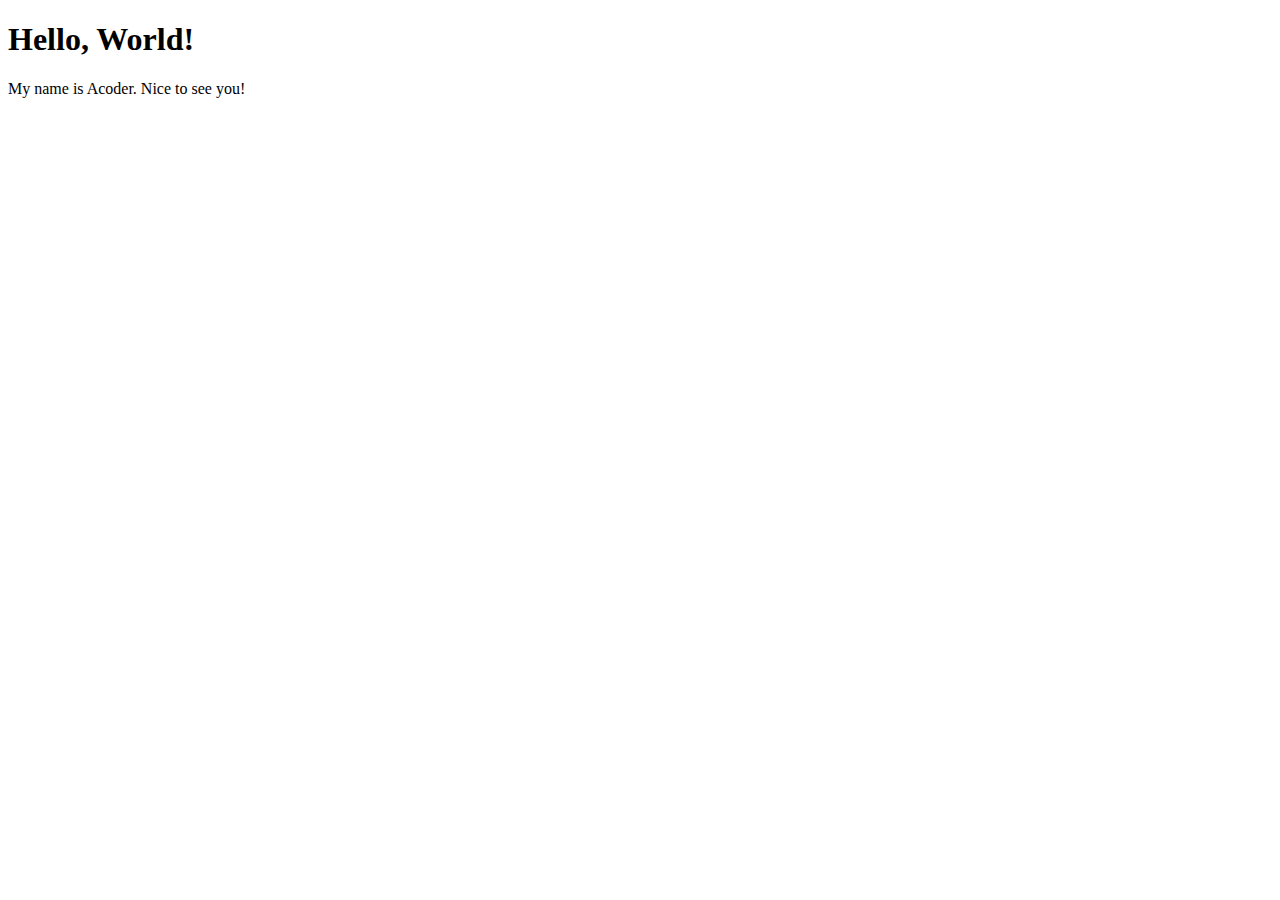
<file: index.html>
<!DOCTYPE html>
<html lang="en">
  <head>
    <meta charset="UTF-8" />
    <meta name="viewport" content="width=device-width, initial-scale=1.0" />
    <title>Document</title>
  </head>
  <body>
    <h1>Hello, World!</h1>
    <p>My name is Acoder. Nice to see you!</p>
  </body>
</html>
</file>
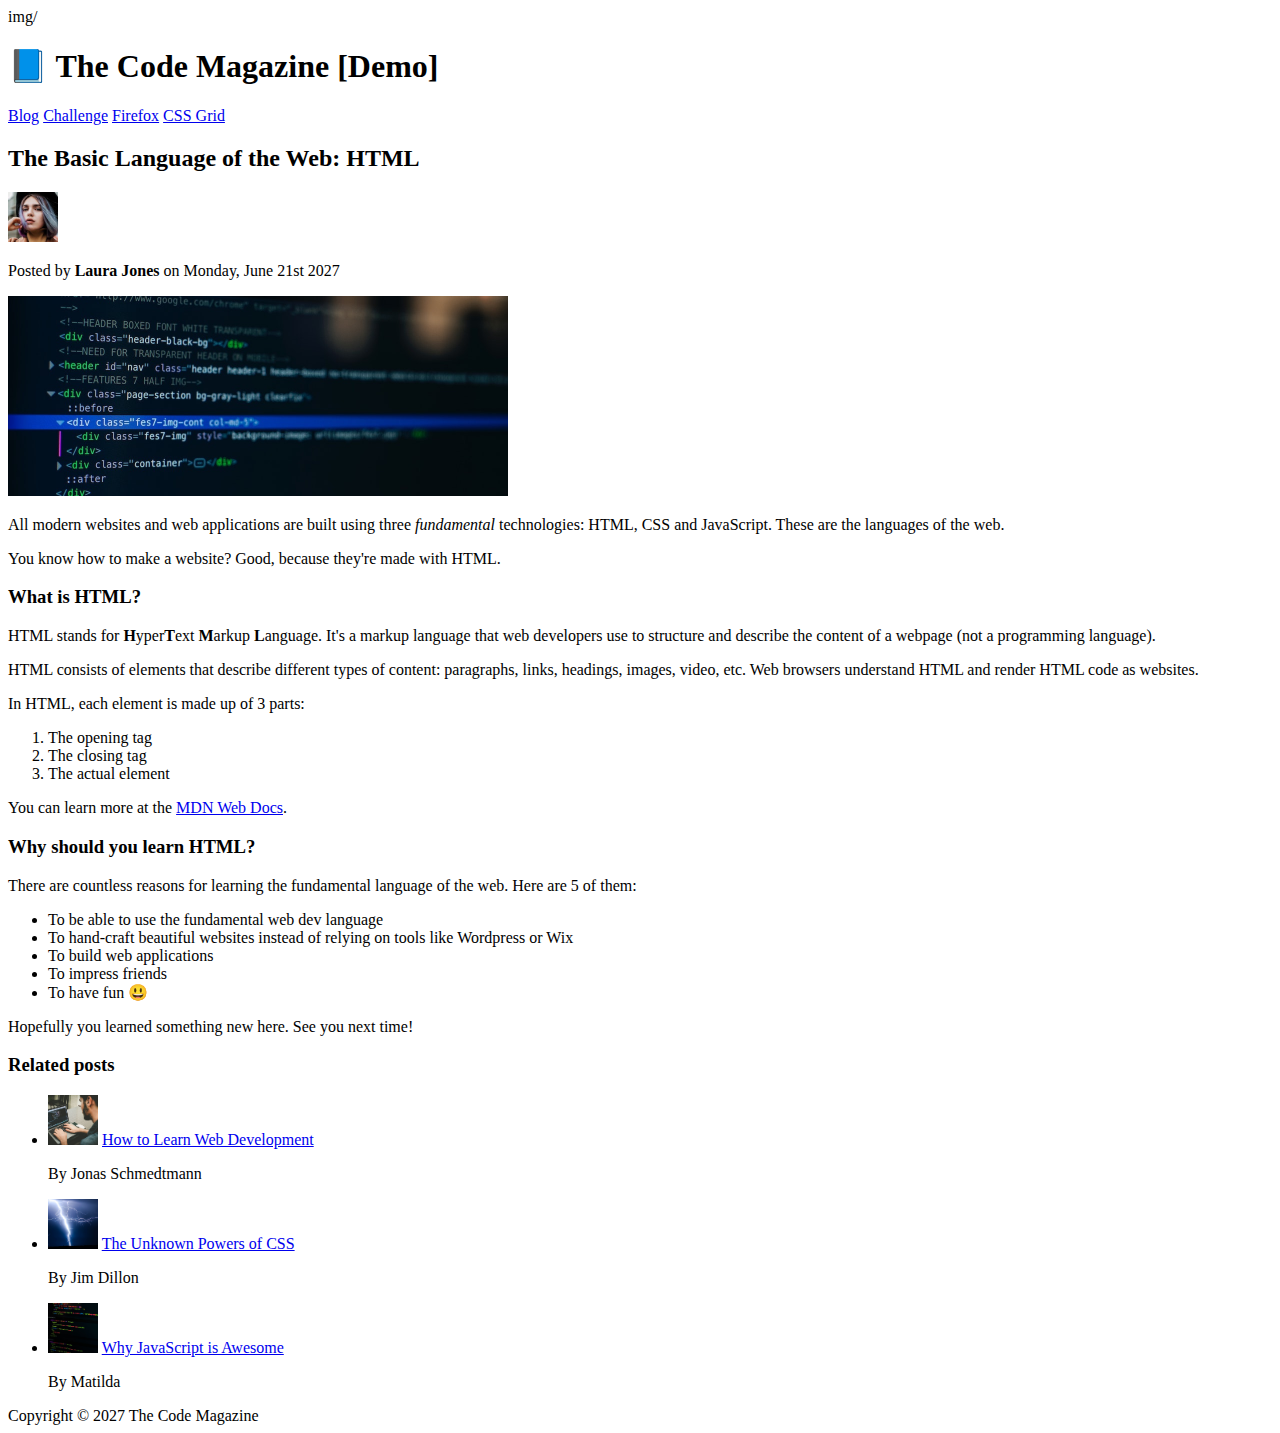
<file: 000-myExercise/02-HTML-Fundamentals/index.html>
<!DOCTYPE html>
<html lang="en">
  <head>
    <meta charset="UTF-8" />
    img/
    <meta name="viewport" content="width=device-width, initial-scale=1.0" />
    <title>[Demo] The Basic Language of the Web: HTML]</title>
  </head>

  <body>
    <header>
      <h1>📘 The Code Magazine [Demo]</h1>
      <nav>
        <a href="blog.html">Blog</a>
        <a href="#">Challenge</a>
        <a href="#">Firefox</a>
        <a href="#">CSS Grid</a>
      </nav>
    </header>
    <article>
      <header>
        <h2>The Basic Language of the Web: HTML</h2>

        <img
          src="img/laura-jones.jpg"
          alt="Headshot of Laura Jones"
          height="50"
          width="50"
        />
        <p>Posted by <strong>Laura Jones</strong> on Monday, June 21st 2027</p>
        <img
          src="img/post-img.jpg"
          alt="HTML code on a screen"
          width="500"
          height="200"
        />
      </header>
      <p>
        All modern websites and web applications are built using three
        <em>fundamental</em> technologies: HTML, CSS and JavaScript. These are
        the languages of the web.
      </p>

      <p>
        You know how to make a website? Good, because they're made with HTML.
      </p>

      <h3>What is HTML?</h3>

      <p>
        HTML stands for <strong>H</strong>yper<strong>T</strong>ext
        <strong>M</strong>arkup <strong>L</strong>anguage. It's a markup
        language that web developers use to structure and describe the content
        of a webpage (not a programming language).
      </p>

      <p>
        HTML consists of elements that describe different types of content:
        paragraphs, links, headings, images, video, etc. Web browsers understand
        HTML and render HTML code as websites.
      </p>

      <p>In HTML, each element is made up of 3 parts:</p>

      <ol>
        <li>The opening tag</li>
        <li>The closing tag</li>
        <li>The actual element</li>
      </ol>
      <p>
        You can learn more at the
        <a
          href="https://developer.mozilla.org/en-US/docs/Web/HTML"
          target="_blank"
          >MDN Web Docs</a
        >.
      </p>

      <h3>Why should you learn HTML?</h3>

      <p>
        There are countless reasons for learning the fundamental language of the
        web. Here are 5 of them:
      </p>
      <ul>
        <li>To be able to use the fundamental web dev language</li>
        <li>
          To hand-craft beautiful websites instead of relying on tools like
          Wordpress or Wix
        </li>
        <li>To build web applications</li>
        <li>To impress friends</li>
        <li>To have fun 😃</li>
      </ul>
      Hopefully you learned something new here. See you next time!
    </article>
    <aside>
      <h3>Related posts</h3>
      <ul>
        <li>
          <img src="img/related-1.jpg" width="50" alt="" />
          <a href="#">How to Learn Web Development</a>
          <p>By Jonas Schmedtmann</p>
        </li>
        <li>
          <img src="img/related-2.jpg" width="50" alt="" />
          <a href="#">The Unknown Powers of CSS</a>
          <p>By Jim Dillon</p>
        </li>
        <li>
          <img src="img/related-3.jpg" width="50" alt="" />
          <a href="#">Why JavaScript is Awesome</a>
          <p>By Matilda</p>
        </li>
      </ul>
    </aside>
    <footer>Copyright &copy; 2027 The Code Magazine</footer>
  </body>
</html>
</file>
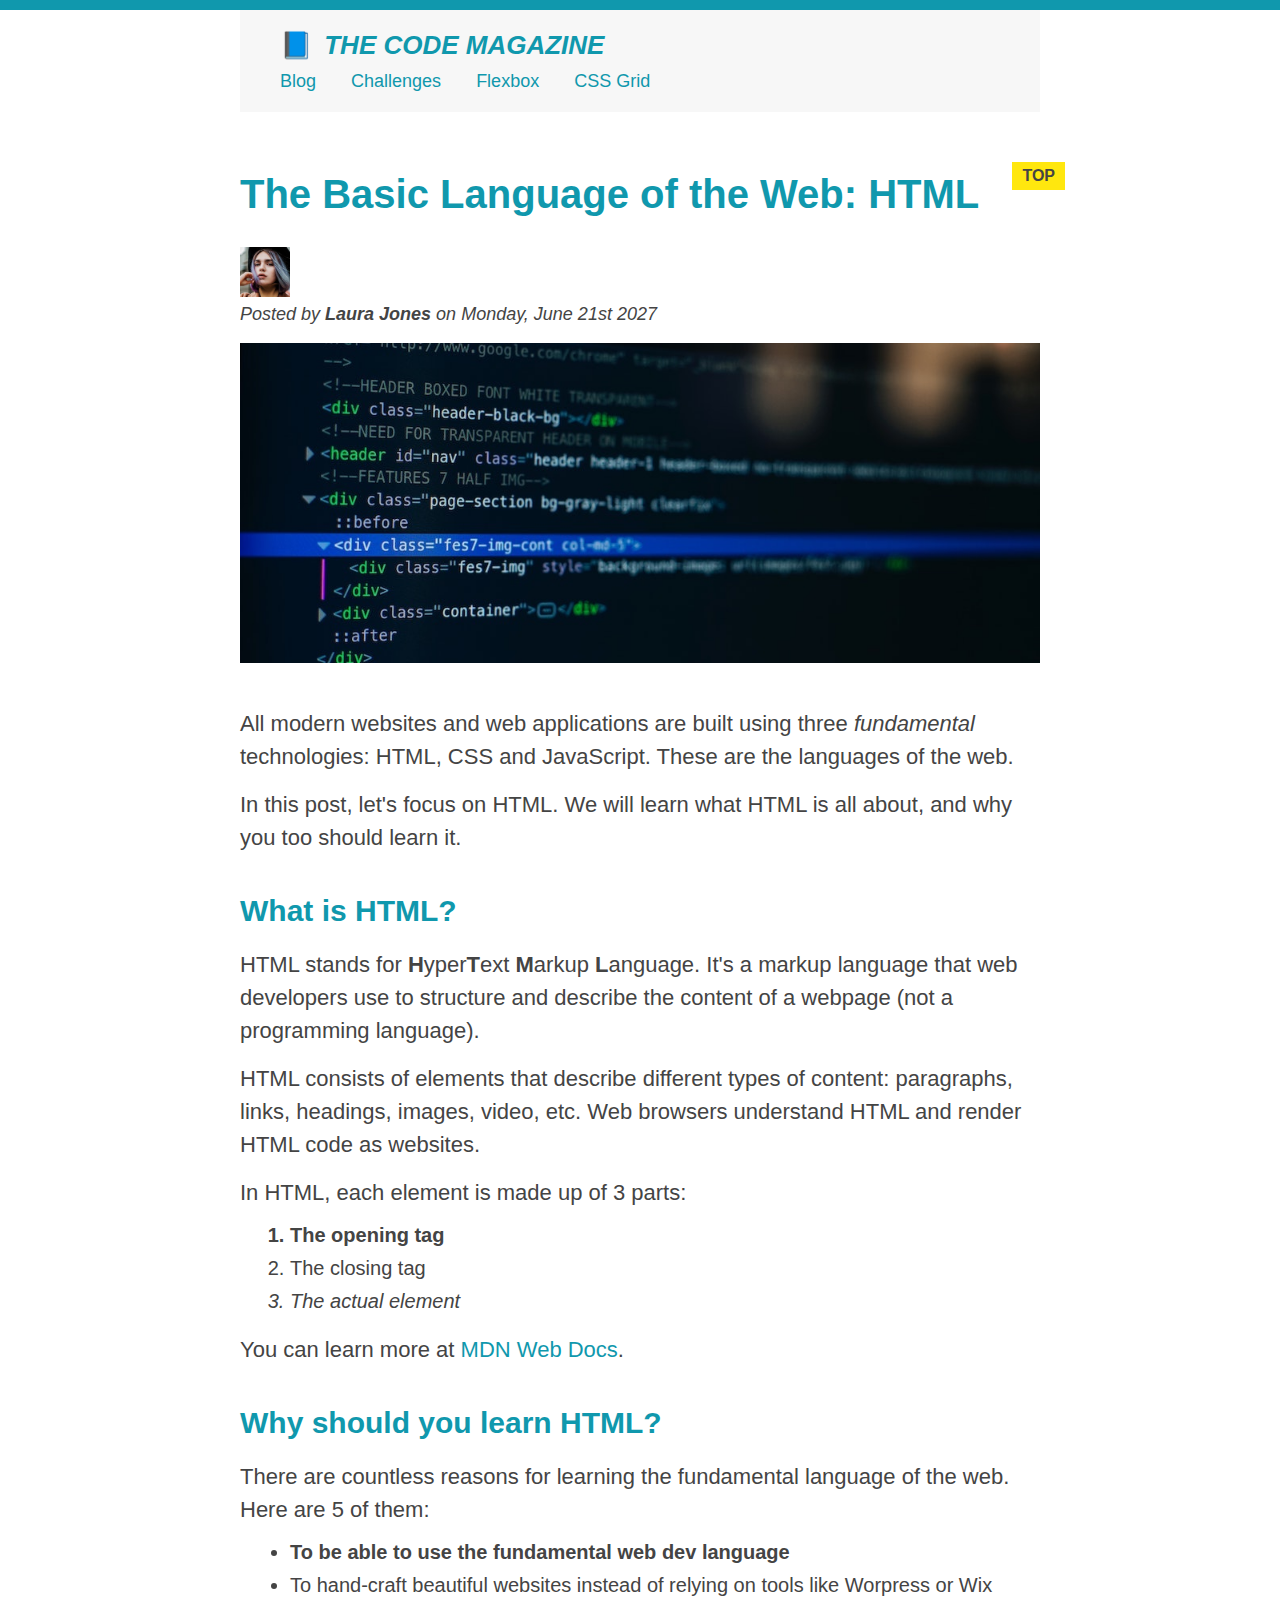
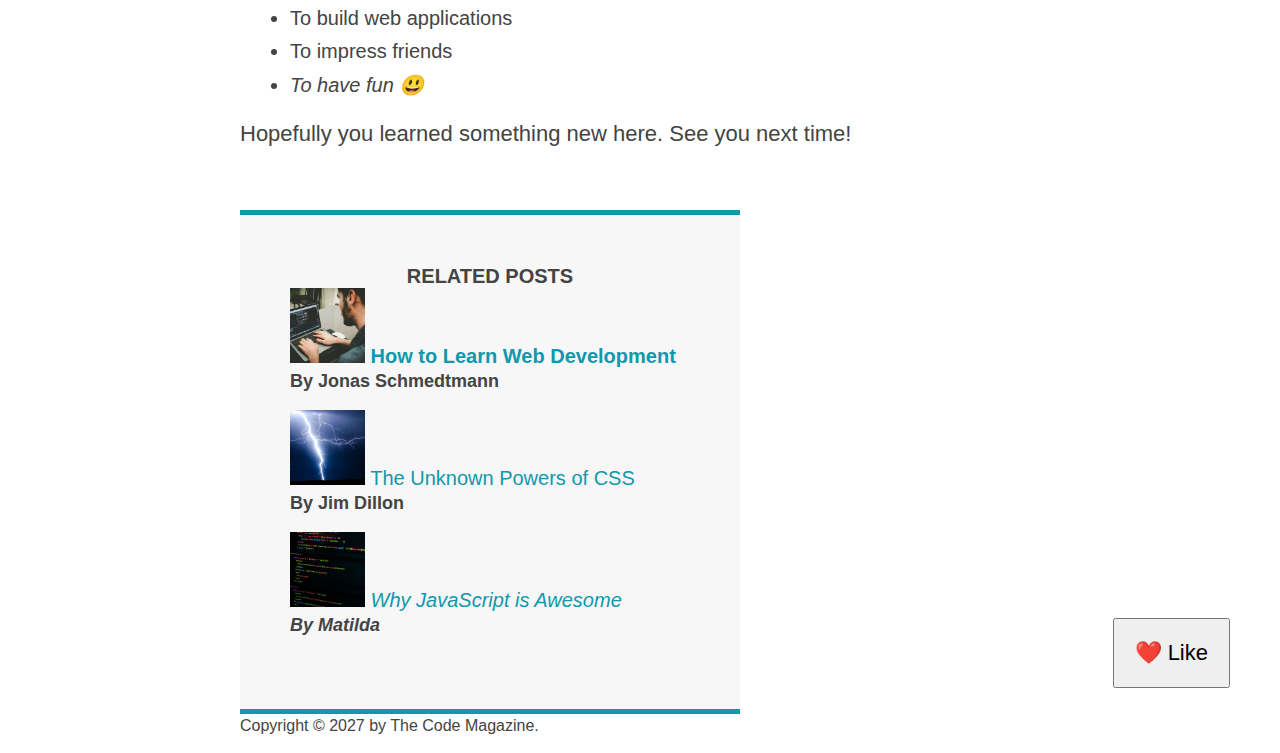
<file: 000-myExercise/03-CSS-Fundamentals/index.html>
<!DOCTYPE html>
<html lang="en">
  <head>
    <meta charset="UTF-8" />
    <link href="style.css" rel="stylesheet" />

    <title>The Basic Language of the Web: HTML</title>
  </head>

  <body>
    <!--
    <h1>The Basic Language of the Web: HTML</h1>
    <h2>The Basic Language of the Web: HTML</h2>
    <h3>The Basic Language of the Web: HTML</h3>
    <h4>The Basic Language of the Web: HTML</h4>
    <h5>The Basic Language of the Web: HTML</h5>
    <h6>The Basic Language of the Web: HTML</h6>
    -->

    <div class="container">
      <header class="main-header">
        <h1>📘 The Code Magazine</h1>

        <nav>
          <!-- <strong>This is the navigation</strong> -->
          <a href="blog.html">Blog</a>
          <a href="#">Challenges</a>
          <a href="#">Flexbox</a>
          <a href="#">CSS Grid</a>
        </nav>
      </header>

      <article>
        <header class="post-header">
          <h2>The Basic Language of the Web: HTML</h2>

          <img
            src="img/laura-jones.jpg"
            alt="Headshot of Laura Jones"
            height="50"
            width="50"
          />

          <p id="author">
            Posted by <strong>Laura Jones</strong> on Monday, June 21st 2027
          </p>

          <img
            src="img/post-img.jpg"
            alt="HTML code on a screen"
            width="500"
            height="200"
            class="post-img"
          />
          <button>❤️ Like</button>
        </header>

        <p>
          All modern websites and web applications are built using three
          <em>fundamental</em>
          technologies: HTML, CSS and JavaScript. These are the languages of the
          web.
        </p>

        <p>
          In this post, let's focus on HTML. We will learn what HTML is all
          about, and why you too should learn it.
        </p>

        <h3>What is HTML?</h3>
        <p>
          HTML stands for <strong>H</strong>yper<strong>T</strong>ext
          <strong>M</strong>arkup <strong>L</strong>anguage. It's a markup
          language that web developers use to structure and describe the content
          of a webpage (not a programming language).
        </p>
        <p>
          HTML consists of elements that describe different types of content:
          paragraphs, links, headings, images, video, etc. Web browsers
          understand HTML and render HTML code as websites.
        </p>
        <p>In HTML, each element is made up of 3 parts:</p>

        <ol>
          <li class="first-li">The opening tag</li>
          <li>The closing tag</li>
          <li>The actual element</li>
        </ol>

        <p>
          You can learn more at
          <a
            href="https://developer.mozilla.org/en-US/docs/Web/HTML"
            target="_blank"
            >MDN Web Docs</a
          >.
        </p>

        <h3>Why should you learn HTML?</h3>

        <p>
          There are countless reasons for learning the fundamental language of
          the web. Here are 5 of them:
        </p>

        <ul>
          <li class="first-li">
            To be able to use the fundamental web dev language
          </li>
          <li>
            To hand-craft beautiful websites instead of relying on tools like
            Worpress or Wix
          </li>
          <li>To build web applications</li>
          <li>To impress friends</li>
          <li>To have fun 😃</li>
        </ul>

        <p>Hopefully you learned something new here. See you next time!</p>
      </article>

      <aside>
        <h4>Related posts</h4>

        <ul class="related">
          <li>
            <img
              src="img/related-1.jpg"
              alt="Person programming"
              width="75"
              height="75"
            />
            <a href="#">How to Learn Web Development</a>
            <p class="related-author">By Jonas Schmedtmann</p>
          </li>
          <li>
            <img
              src="img/related-2.jpg"
              alt="Lightning"
              width="75"
              height="75"
            />
            <a href="#">The Unknown Powers of CSS</a>
            <p class="related-author">By Jim Dillon</p>
          </li>
          <li>
            <img
              src="img/related-3.jpg"
              alt="JavaScript code on a screen"
              width="75"
              height="75"
            />
            <a href="#">Why JavaScript is Awesome</a>
            <p class="related-author">By Matilda</p>
          </li>
        </ul>
      </aside>

      <footer>
        <p id="copyright" class="copyright text">
          Copyright &copy; 2027 by The Code Magazine.
        </p>
      </footer>
    </div>
  </body>
</html>
</file>
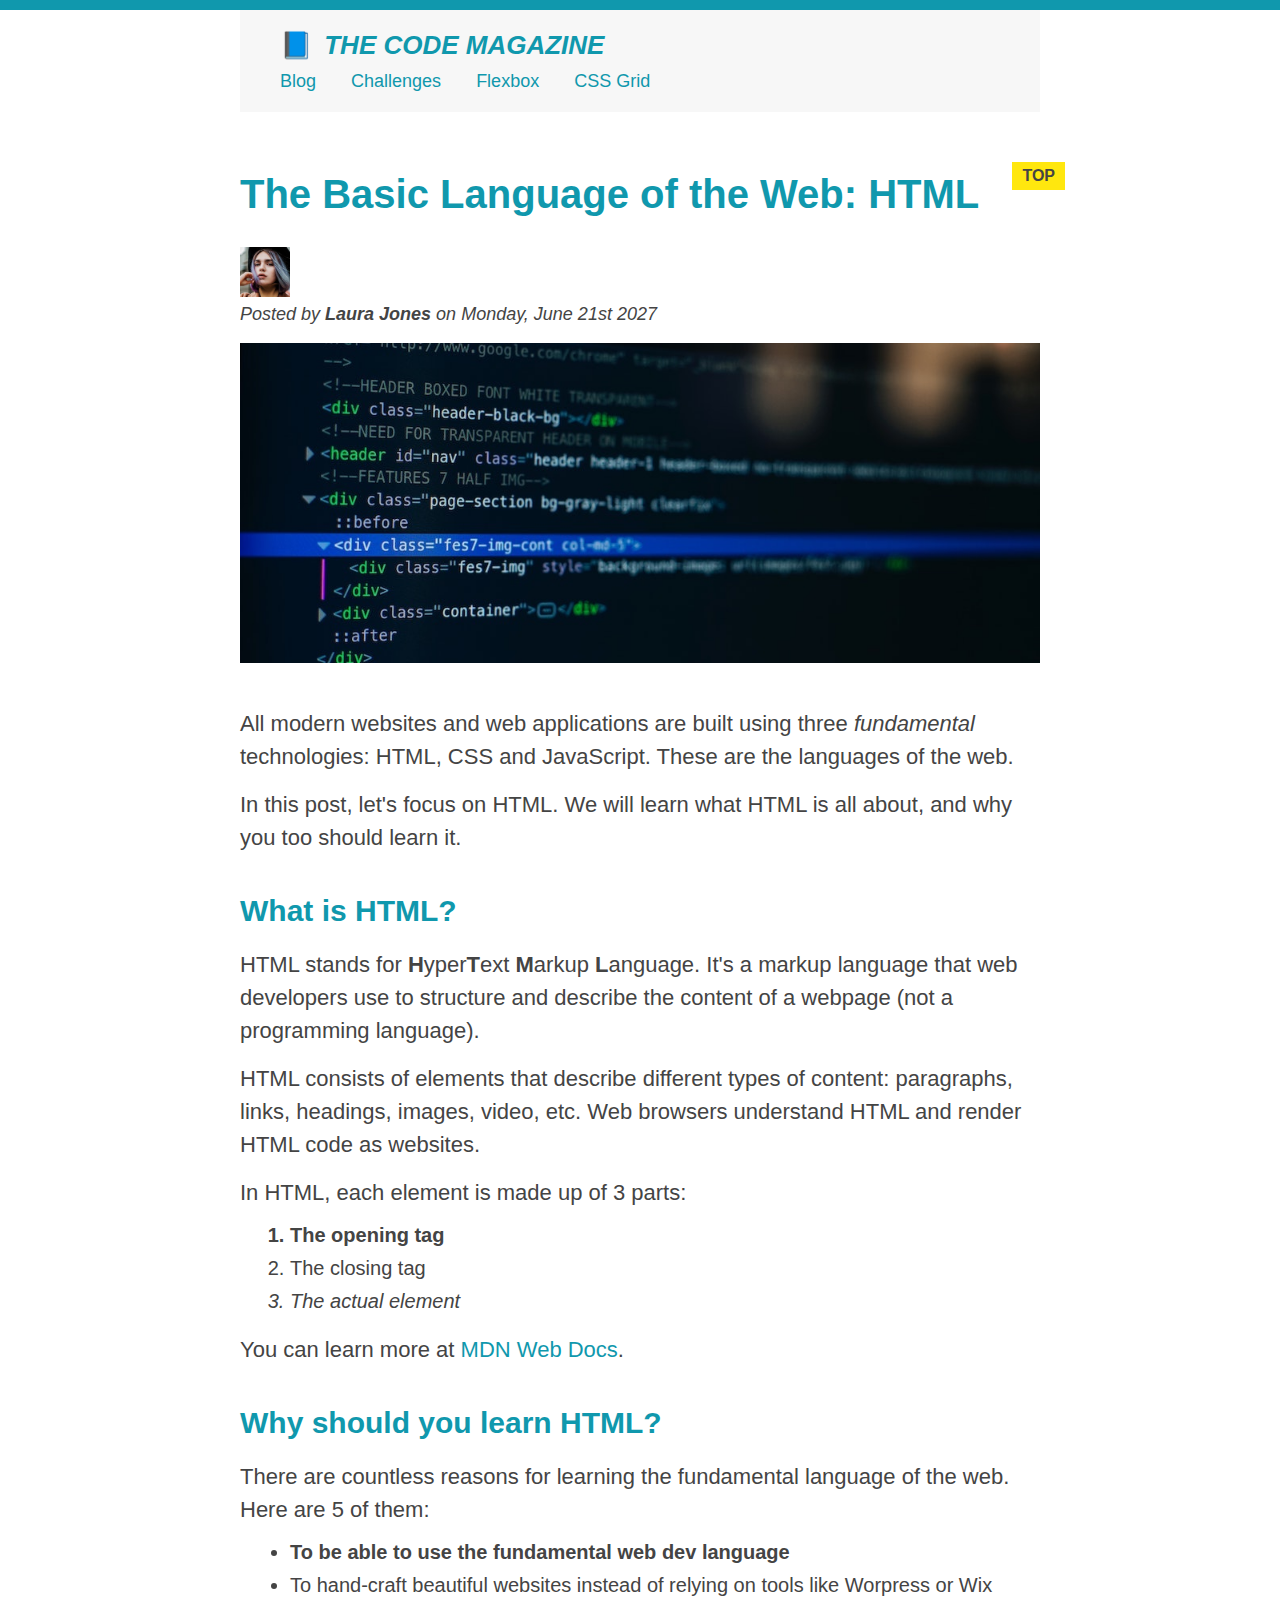
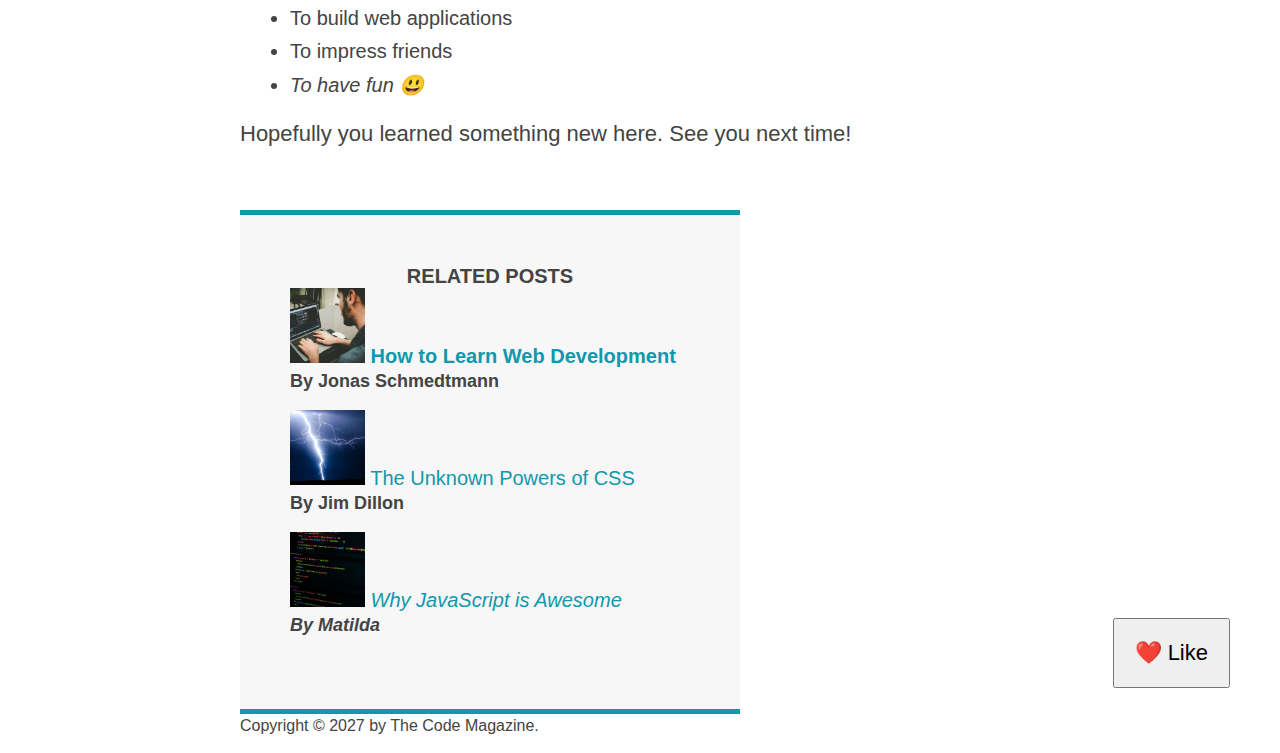
<file: 000-myExercise/04-CSS-Layouts/index.html>
<!DOCTYPE html>
<html lang="en">
  <head>
    <meta charset="UTF-8" />
    <link href="style.css" rel="stylesheet" />

    <title>The Basic Language of the Web: HTML</title>
  </head>

  <body>
    <!--
    <h1>The Basic Language of the Web: HTML</h1>
    <h2>The Basic Language of the Web: HTML</h2>
    <h3>The Basic Language of the Web: HTML</h3>
    <h4>The Basic Language of the Web: HTML</h4>
    <h5>The Basic Language of the Web: HTML</h5>
    <h6>The Basic Language of the Web: HTML</h6>
    -->

    <div class="container">
      <header class="main-header">
        <h1>📘 The Code Magazine</h1>

        <nav>
          <!-- <strong>This is the navigation</strong> -->
          <a href="blog.html">Blog</a>
          <a href="#">Challenges</a>
          <a href="flexbox.html">Flexbox</a>
          <a href="css-grid.html">CSS Grid</a>
        </nav>
      </header>

      <article>
        <header class="post-header">
          <h2>The Basic Language of the Web: HTML</h2>

          <img
            src="img/laura-jones.jpg"
            alt="Headshot of Laura Jones"
            height="50"
            width="50"
          />

          <p id="author">
            Posted by <strong>Laura Jones</strong> on Monday, June 21st 2027
          </p>

          <img
            src="img/post-img.jpg"
            alt="HTML code on a screen"
            width="500"
            height="200"
            class="post-img"
          />
          <button>❤️ Like</button>
        </header>

        <p>
          All modern websites and web applications are built using three
          <em>fundamental</em>
          technologies: HTML, CSS and JavaScript. These are the languages of the
          web.
        </p>

        <p>
          In this post, let's focus on HTML. We will learn what HTML is all
          about, and why you too should learn it.
        </p>

        <h3>What is HTML?</h3>
        <p>
          HTML stands for <strong>H</strong>yper<strong>T</strong>ext
          <strong>M</strong>arkup <strong>L</strong>anguage. It's a markup
          language that web developers use to structure and describe the content
          of a webpage (not a programming language).
        </p>
        <p>
          HTML consists of elements that describe different types of content:
          paragraphs, links, headings, images, video, etc. Web browsers
          understand HTML and render HTML code as websites.
        </p>
        <p>In HTML, each element is made up of 3 parts:</p>

        <ol>
          <li class="first-li">The opening tag</li>
          <li>The closing tag</li>
          <li>The actual element</li>
        </ol>

        <p>
          You can learn more at
          <a
            href="https://developer.mozilla.org/en-US/docs/Web/HTML"
            target="_blank"
            >MDN Web Docs</a
          >.
        </p>

        <h3>Why should you learn HTML?</h3>

        <p>
          There are countless reasons for learning the fundamental language of
          the web. Here are 5 of them:
        </p>

        <ul>
          <li class="first-li">
            To be able to use the fundamental web dev language
          </li>
          <li>
            To hand-craft beautiful websites instead of relying on tools like
            Worpress or Wix
          </li>
          <li>To build web applications</li>
          <li>To impress friends</li>
          <li>To have fun 😃</li>
        </ul>

        <p>Hopefully you learned something new here. See you next time!</p>
      </article>

      <aside>
        <h4>Related posts</h4>

        <ul class="related">
          <li>
            <img
              src="img/related-1.jpg"
              alt="Person programming"
              width="75"
              height="75"
            />
            <a href="#">How to Learn Web Development</a>
            <p class="related-author">By Jonas Schmedtmann</p>
          </li>
          <li>
            <img
              src="img/related-2.jpg"
              alt="Lightning"
              width="75"
              height="75"
            />
            <a href="#">The Unknown Powers of CSS</a>
            <p class="related-author">By Jim Dillon</p>
          </li>
          <li>
            <img
              src="img/related-3.jpg"
              alt="JavaScript code on a screen"
              width="75"
              height="75"
            />
            <a href="#">Why JavaScript is Awesome</a>
            <p class="related-author">By Matilda</p>
          </li>
        </ul>
      </aside>

      <footer>
        <p id="copyright" class="copyright text">
          Copyright &copy; 2027 by The Code Magazine.
        </p>
      </footer>
    </div>
  </body>
</html>
</file>
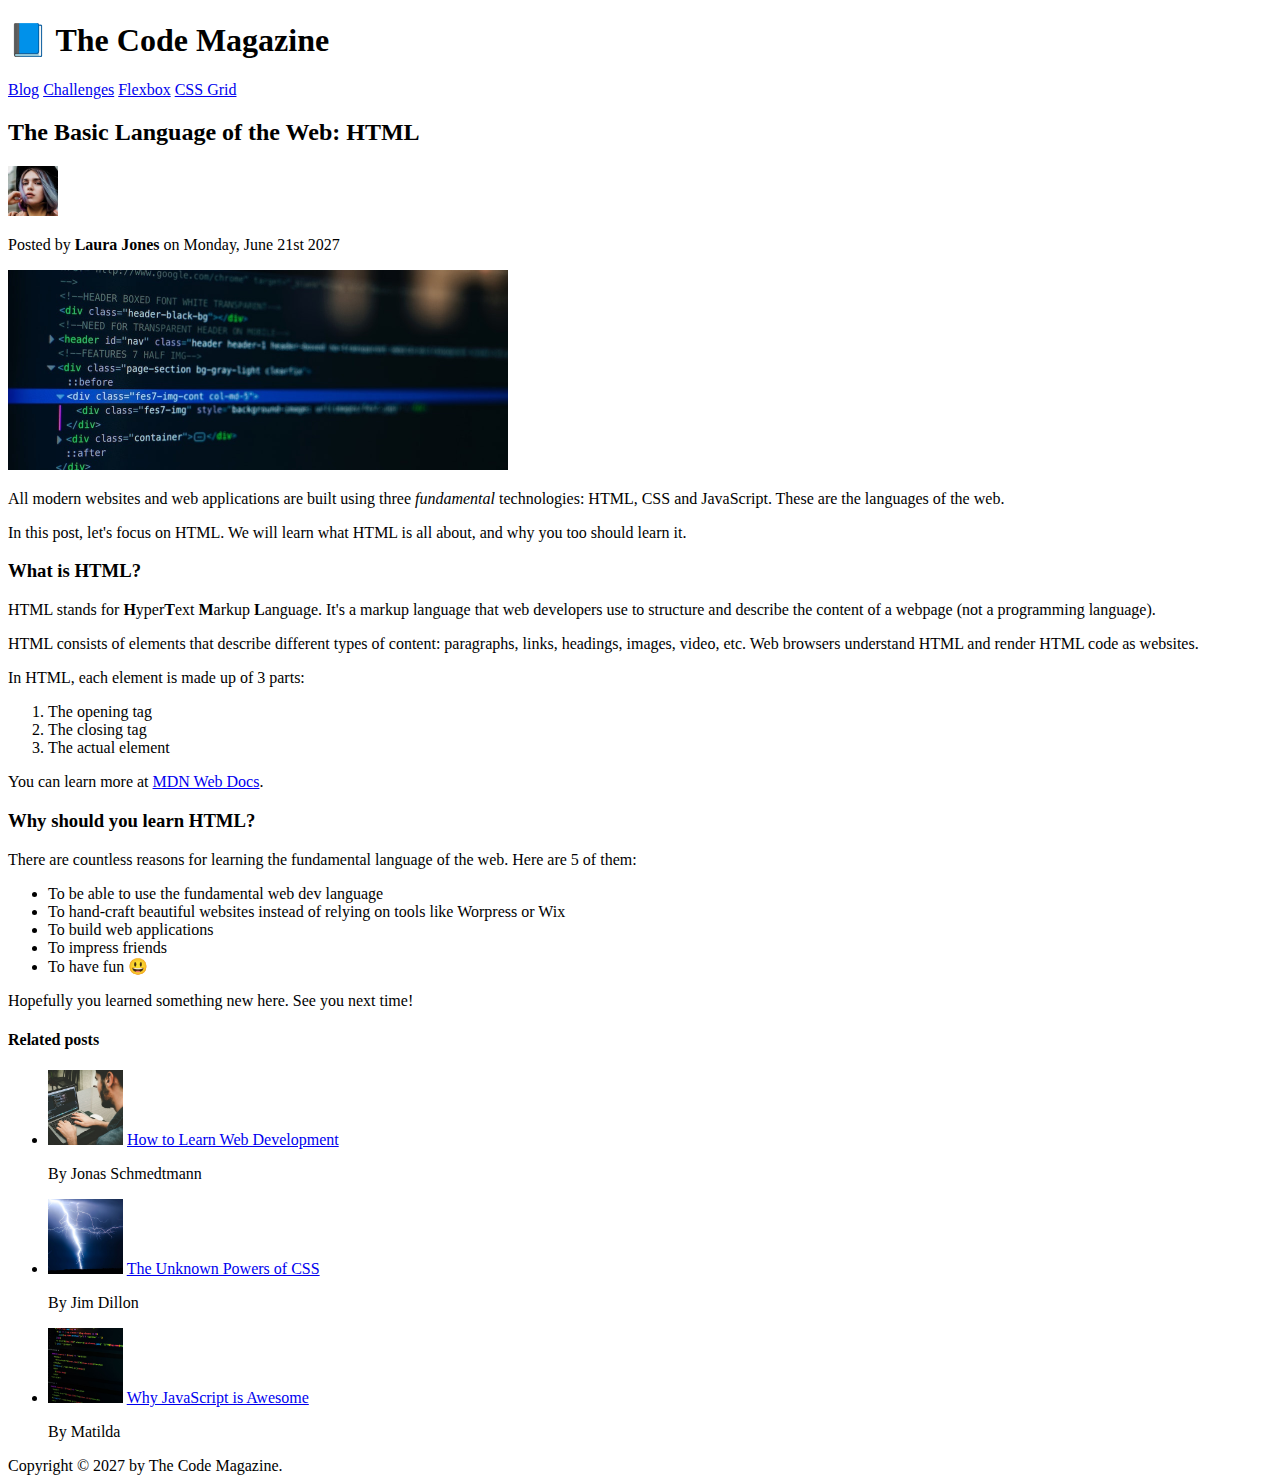
<file: final/02-HTML-Fundamentals/index.html>
<!DOCTYPE html>
<html lang="en">
  <head>
    <meta charset="UTF-8" />
    <title>The Basic Language of the Web: HTML</title>
  </head>

  <body>
    <!--
    <h1>The Basic Language of the Web: HTML</h1>
    <h2>The Basic Language of the Web: HTML</h2>
    <h3>The Basic Language of the Web: HTML</h3>
    <h4>The Basic Language of the Web: HTML</h4>
    <h5>The Basic Language of the Web: HTML</h5>
    <h6>The Basic Language of the Web: HTML</h6>
    -->

    <header>
      <h1>📘 The Code Magazine</h1>

      <nav>
        <a href="blog.html">Blog</a>
        <a href="#">Challenges</a>
        <a href="#">Flexbox</a>
        <a href="#">CSS Grid</a>
      </nav>
    </header>

    <article>
      <header>
        <h2>The Basic Language of the Web: HTML</h2>

        <img
          src="img/laura-jones.jpg"
          alt="Headshot of Laura Jones"
          height="50"
          width="50"
        />

        <p>Posted by <strong>Laura Jones</strong> on Monday, June 21st 2027</p>

        <img
          src="img/post-img.jpg"
          alt="HTML code on a screen"
          width="500"
          height="200"
        />
      </header>

      <p>
        All modern websites and web applications are built using three
        <em>fundamental</em>
        technologies: HTML, CSS and JavaScript. These are the languages of the
        web.
      </p>

      <p>
        In this post, let's focus on HTML. We will learn what HTML is all about,
        and why you too should learn it.
      </p>

      <h3>What is HTML?</h3>
      <p>
        HTML stands for <strong>H</strong>yper<strong>T</strong>ext
        <strong>M</strong>arkup <strong>L</strong>anguage. It's a markup
        language that web developers use to structure and describe the content
        of a webpage (not a programming language).
      </p>
      <p>
        HTML consists of elements that describe different types of content:
        paragraphs, links, headings, images, video, etc. Web browsers understand
        HTML and render HTML code as websites.
      </p>
      <p>In HTML, each element is made up of 3 parts:</p>

      <ol>
        <li>The opening tag</li>
        <li>The closing tag</li>
        <li>The actual element</li>
      </ol>

      <p>
        You can learn more at
        <a
          href="https://developer.mozilla.org/en-US/docs/Web/HTML"
          target="_blank"
          >MDN Web Docs</a
        >.
      </p>

      <h3>Why should you learn HTML?</h3>

      <p>
        There are countless reasons for learning the fundamental language of the
        web. Here are 5 of them:
      </p>

      <ul>
        <li>To be able to use the fundamental web dev language</li>
        <li>
          To hand-craft beautiful websites instead of relying on tools like
          Worpress or Wix
        </li>
        <li>To build web applications</li>
        <li>To impress friends</li>
        <li>To have fun 😃</li>
      </ul>

      <p>Hopefully you learned something new here. See you next time!</p>
    </article>

    <aside>
      <h4>Related posts</h4>

      <ul>
        <li>
          <img
            src="img/related-1.jpg"
            alt="Person programming"
            width="75"
            width="75"
          />
          <a href="#">How to Learn Web Development</a>
          <p>By Jonas Schmedtmann</p>
        </li>
        <li>
          <img src="img/related-2.jpg" alt="Lightning" width="75" heigth="75" />
          <a href="#">The Unknown Powers of CSS</a>
          <p>By Jim Dillon</p>
        </li>
        <li>
          <img
            src="img/related-3.jpg"
            alt="JavaScript code on a screen"
            width="75"
            height="75"
          />
          <a href="#">Why JavaScript is Awesome</a>
          <p>By Matilda</p>
        </li>
      </ul>
    </aside>

    <footer>Copyright &copy; 2027 by The Code Magazine.</footer>
  </body>
</html>
</file>
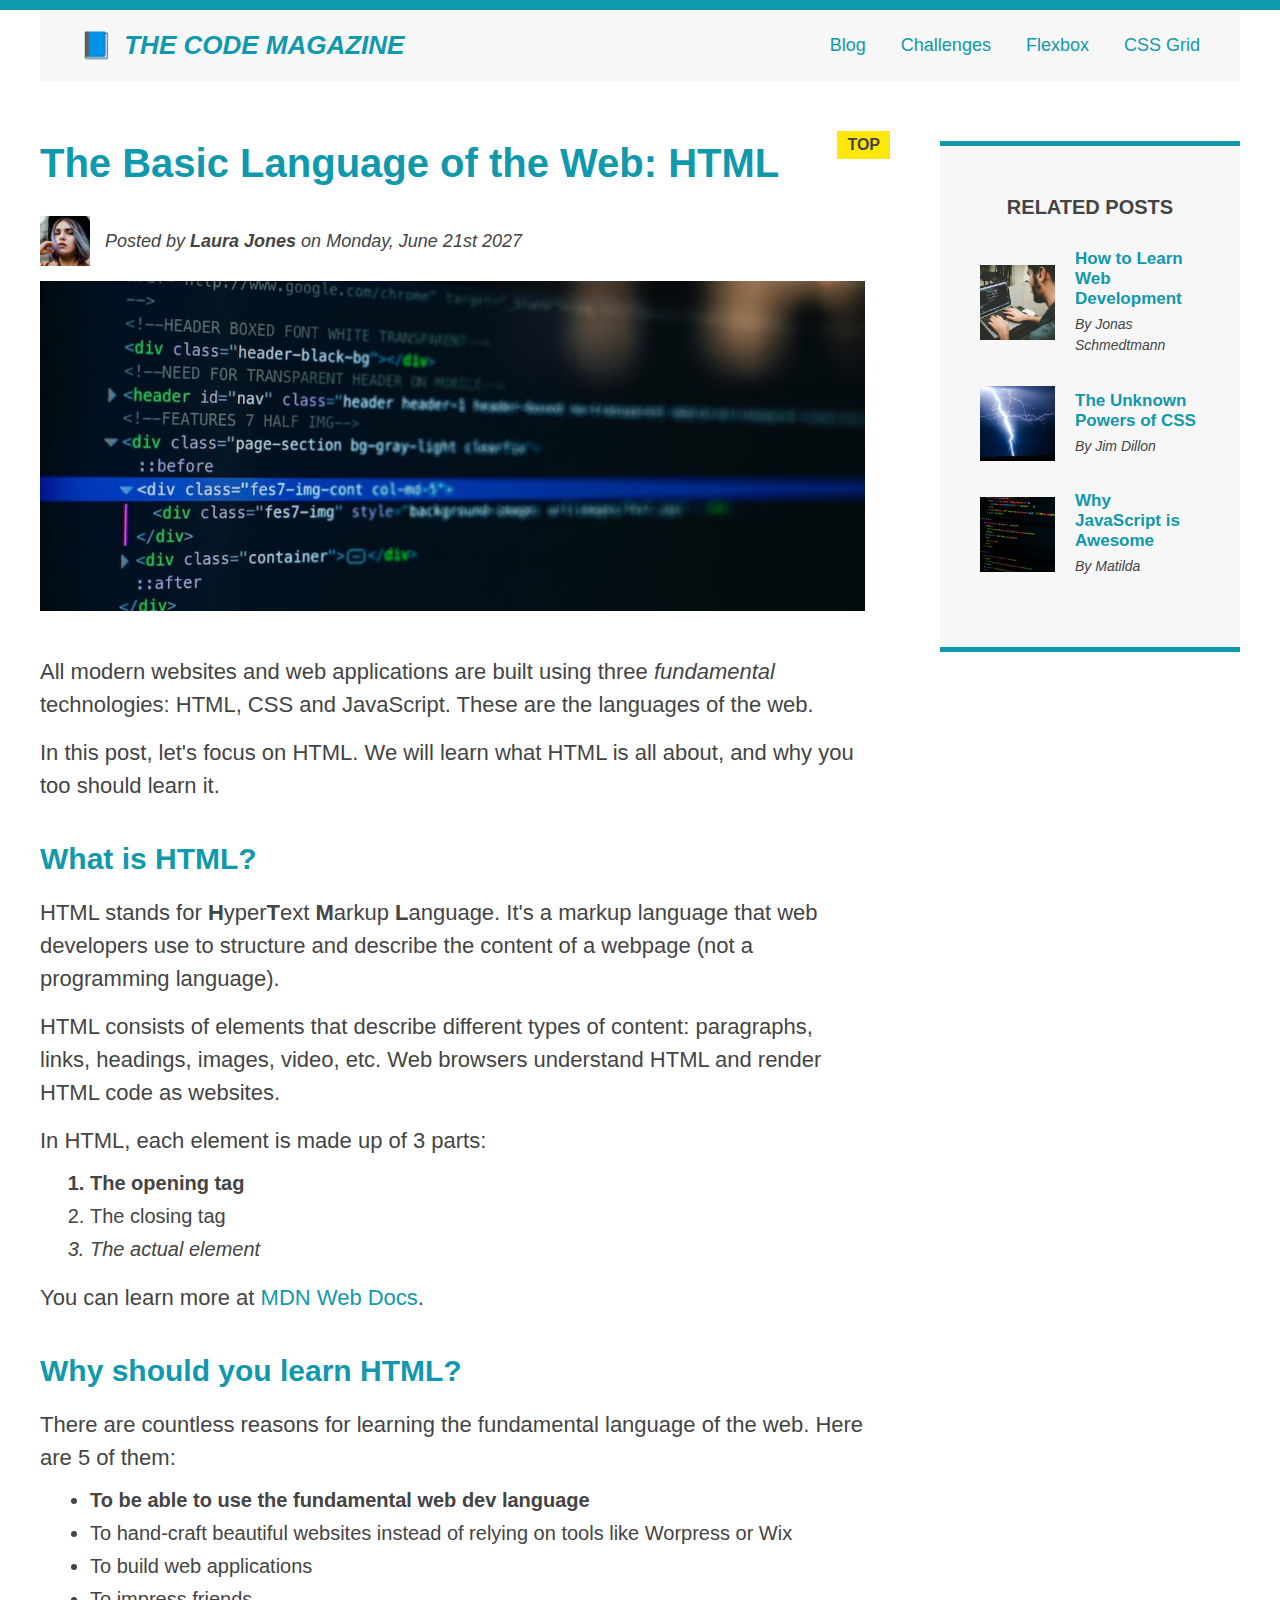
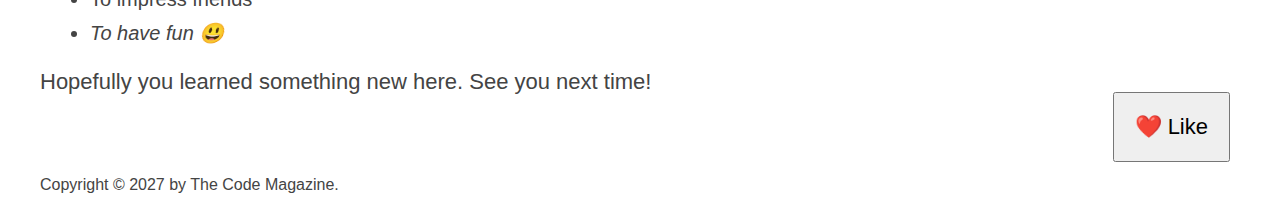
<file: final/04-CSS-Layouts/index.html>
<!DOCTYPE html>
<html lang="en">
  <head>
    <meta charset="UTF-8" />
    <link href="style.css" rel="stylesheet" />

    <title>The Basic Language of the Web: HTML</title>
  </head>

  <body>
    <!--
    <h1>The Basic Language of the Web: HTML</h1>
    <h2>The Basic Language of the Web: HTML</h2>
    <h3>The Basic Language of the Web: HTML</h3>
    <h4>The Basic Language of the Web: HTML</h4>
    <h5>The Basic Language of the Web: HTML</h5>
    <h6>The Basic Language of the Web: HTML</h6>
    -->

    <div class="container">
      <header class="main-header clearfix">
        <h1>📘 The Code Magazine</h1>

        <nav>
          <!-- <strong>This is the navigation</strong> -->
          <a href="blog.html">Blog</a>
          <a href="#">Challenges</a>
          <a href="flexbox.html">Flexbox</a>
          <a href="css-grid.html">CSS Grid</a>
        </nav>

        <!-- <div class="clear"></div> -->
      </header>

      <!-- ONLY NECESSARY FOR FLEXBOX -->
      <!-- <div class="row"> -->
      <article>
        <header class="post-header">
          <h2>The Basic Language of the Web: HTML</h2>

          <div class="author-box">
            <img
              src="img/laura-jones.jpg"
              alt="Headshot of Laura Jones"
              height="50"
              width="50"
              class="author-img"
            />

            <p id="author" class="author">
              Posted by <strong>Laura Jones</strong> on Monday, June 21st 2027
            </p>
          </div>

          <img
            src="img/post-img.jpg"
            alt="HTML code on a screen"
            width="500"
            height="200"
            class="post-img"
          />
          <button>❤️ Like</button>
        </header>

        <p>
          All modern websites and web applications are built using three
          <em>fundamental</em>
          technologies: HTML, CSS and JavaScript. These are the languages of the
          web.
        </p>

        <p>
          In this post, let's focus on HTML. We will learn what HTML is all
          about, and why you too should learn it.
        </p>

        <h3>What is HTML?</h3>
        <p>
          HTML stands for <strong>H</strong>yper<strong>T</strong>ext
          <strong>M</strong>arkup <strong>L</strong>anguage. It's a markup
          language that web developers use to structure and describe the content
          of a webpage (not a programming language).
        </p>
        <p>
          HTML consists of elements that describe different types of content:
          paragraphs, links, headings, images, video, etc. Web browsers
          understand HTML and render HTML code as websites.
        </p>
        <p>In HTML, each element is made up of 3 parts:</p>

        <ol>
          <li class="first-li">The opening tag</li>
          <li>The closing tag</li>
          <li>The actual element</li>
        </ol>

        <p>
          You can learn more at
          <a
            href="https://developer.mozilla.org/en-US/docs/Web/HTML"
            target="_blank"
            >MDN Web Docs</a
          >.
        </p>

        <h3>Why should you learn HTML?</h3>

        <p>
          There are countless reasons for learning the fundamental language of
          the web. Here are 5 of them:
        </p>

        <ul>
          <li class="first-li">
            To be able to use the fundamental web dev language
          </li>
          <li>
            To hand-craft beautiful websites instead of relying on tools like
            Worpress or Wix
          </li>
          <li>To build web applications</li>
          <li>To impress friends</li>
          <li>To have fun 😃</li>
        </ul>

        <p>Hopefully you learned something new here. See you next time!</p>
      </article>

      <aside>
        <h4>Related posts</h4>

        <ul class="related">
          <li class="related-post">
            <img
              src="img/related-1.jpg"
              alt="Person programming"
              width="75"
              height="75"
            />
            <div>
              <a href="#" class="related-link">How to Learn Web Development</a>
              <p class="related-author">By Jonas Schmedtmann</p>
            </div>
          </li>
          <li class="related-post">
            <img
              src="img/related-2.jpg"
              alt="Lightning"
              width="75"
              height="75"
            />
            <div>
              <a href="#" class="related-link">The Unknown Powers of CSS</a>
              <p class="related-author">By Jim Dillon</p>
            </div>
          </li>
          <li class="related-post">
            <img
              src="img/related-3.jpg"
              alt="JavaScript code on a screen"
              width="75"
              height="75"
            />
            <div>
              <a href="#" class="related-link">Why JavaScript is Awesome</a>
              <p class="related-author">By Matilda</p>
            </div>
          </li>
        </ul>
      </aside>
      <!-- </div> -->

      <footer>
        <p id="copyright" class="copyright text">
          Copyright &copy; 2027 by The Code Magazine.
        </p>
      </footer>
    </div>
  </body>
</html>
</file>
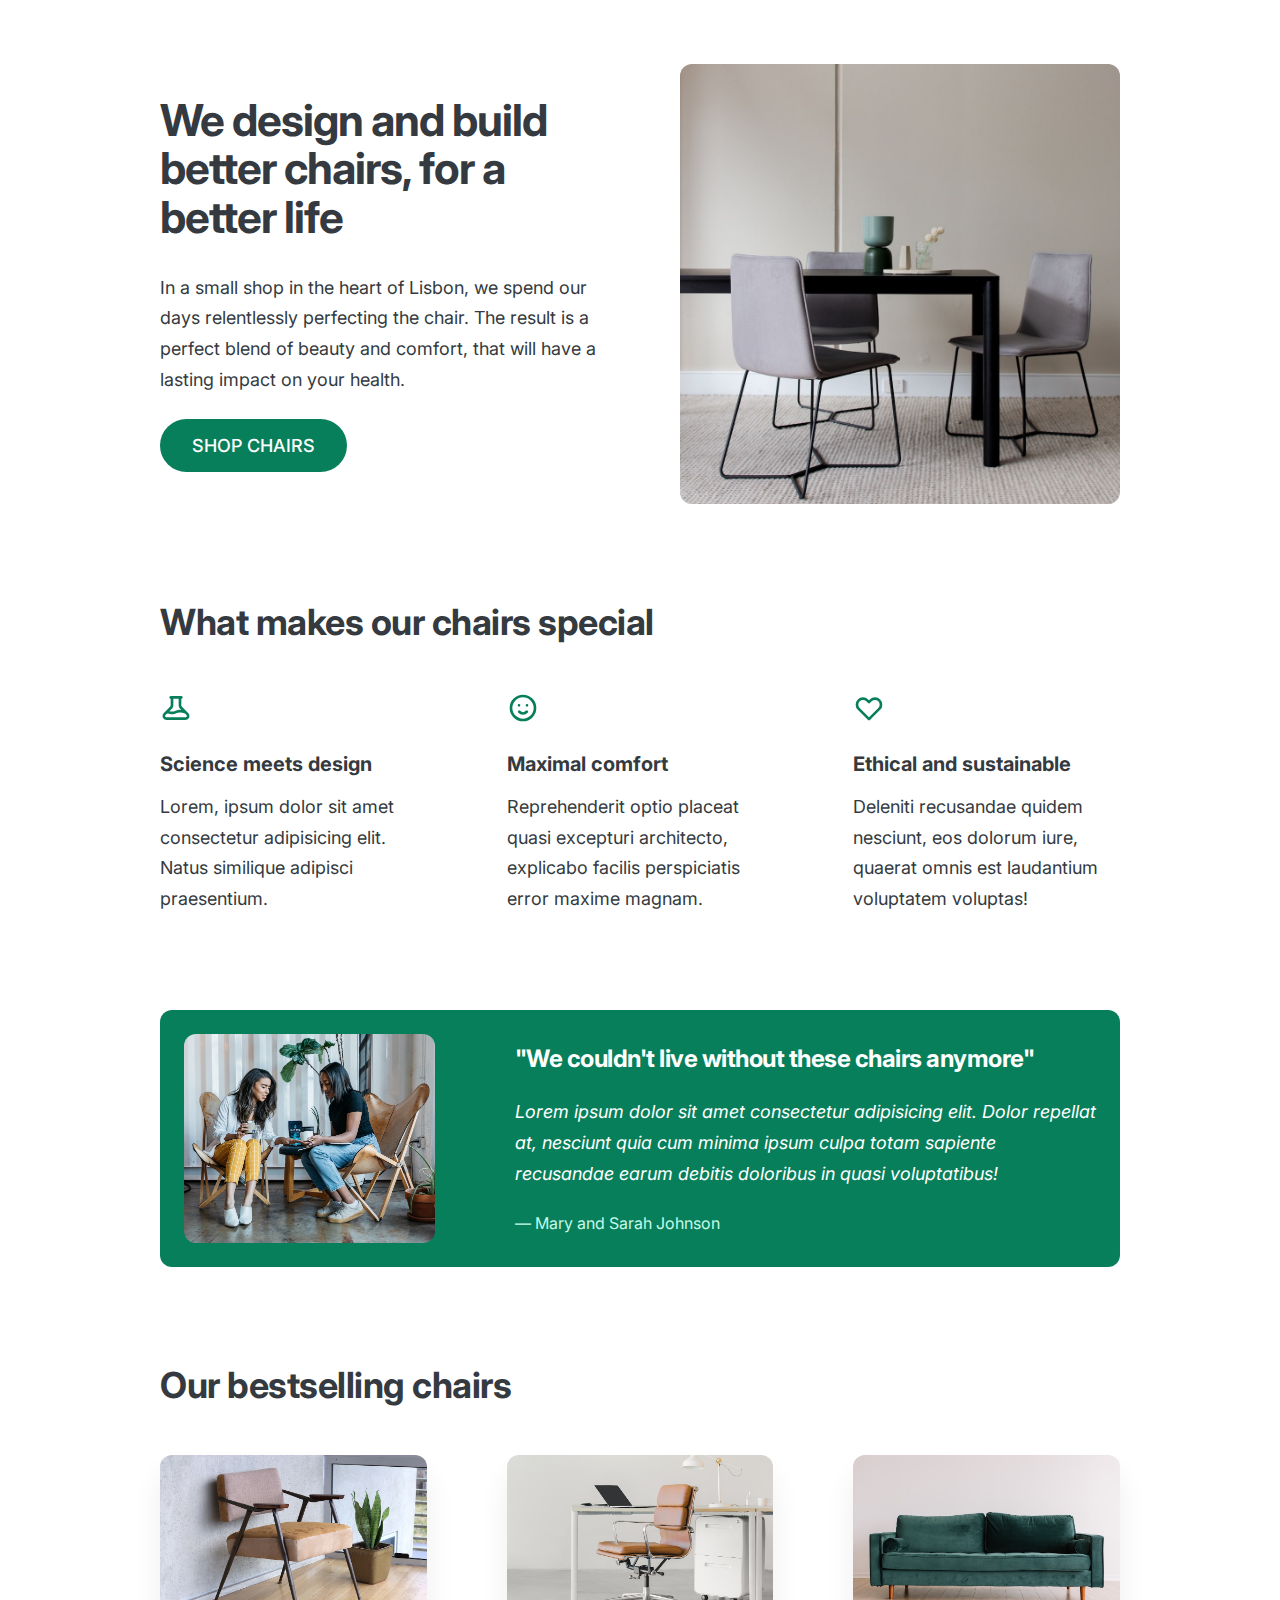
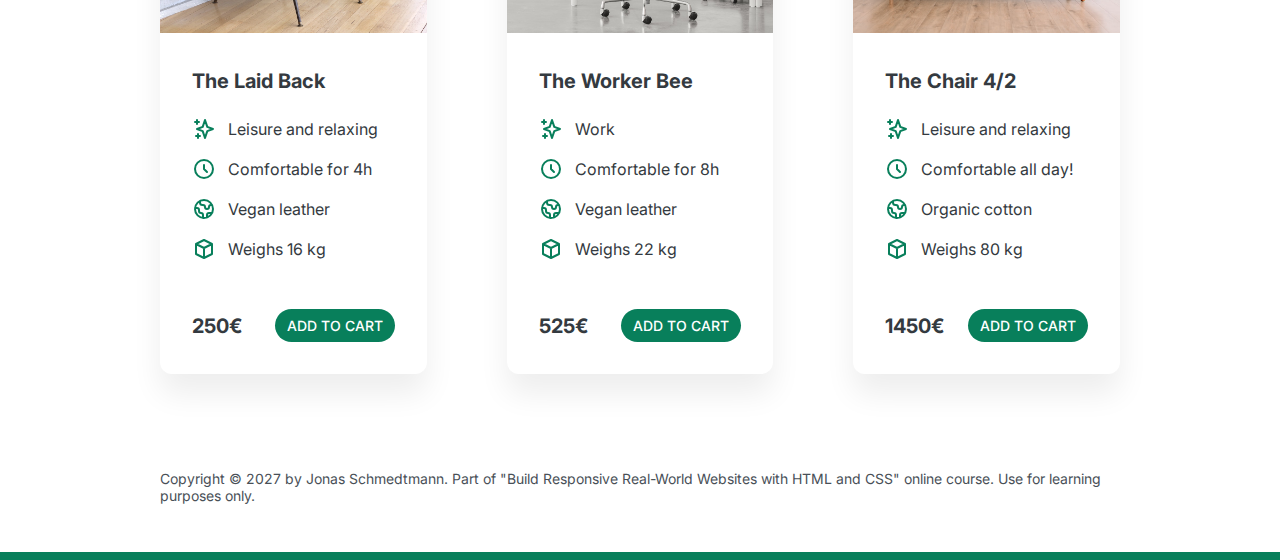
<file: final/05-Design/index.html>
<!DOCTYPE html>
<html lang="en">
  <head>
    <meta charset="UTF-8" />
    <meta http-equiv="X-UA-Compatible" content="IE=edge" />
    <meta name="viewport" content="width=device-width, initial-scale=1.0" />

    <link rel="preconnect" href="https://fonts.gstatic.com" />
    <link
      href="https://fonts.googleapis.com/css2?family=Inter:wght@400;500;700&display=swap"
      rel="stylesheet"
    />

    <link rel="stylesheet" href="style.css" />
    <title>Lisbon Chair Shop</title>
  </head>
  <body>
    <div class="container">
      <header>
        <div class="header-text-box">
          <h1>We design and build better chairs, for a better life</h1>
          <p class="header-text">
            In a small shop in the heart of Lisbon, we spend our days
            relentlessly perfecting the chair. The result is a perfect blend of
            beauty and comfort, that will have a lasting impact on your health.
          </p>
          <a class="btn btn--big" href="#">Shop chairs</a>
        </div>
        <img src="hero.jpg" alt="Photo" />
      </header>

      <section>
        <h2>What makes our chairs special</h2>
        <div class="grid-3-cols">
          <div>
            <svg
              xmlns="http://www.w3.org/2000/svg"
              class="features-icon"
              fill="none"
              viewBox="0 0 24 24"
              stroke="currentColor"
            >
              <path
                stroke-linecap="round"
                stroke-linejoin="round"
                stroke-width="2"
                d="M19.428 15.428a2 2 0 00-1.022-.547l-2.387-.477a6 6 0 00-3.86.517l-.318.158a6 6 0 01-3.86.517L6.05 15.21a2 2 0 00-1.806.547M8 4h8l-1 1v5.172a2 2 0 00.586 1.414l5 5c1.26 1.26.367 3.414-1.415 3.414H4.828c-1.782 0-2.674-2.154-1.414-3.414l5-5A2 2 0 009 10.172V5L8 4z"
              />
            </svg>
            <p class="features-title"><strong>Science meets design</strong></p>
            <p class="features-text">
              Lorem, ipsum dolor sit amet consectetur adipisicing elit. Natus
              similique adipisci praesentium.
            </p>
          </div>

          <div>
            <svg
              xmlns="http://www.w3.org/2000/svg"
              class="features-icon"
              fill="none"
              viewBox="0 0 24 24"
              stroke="currentColor"
            >
              <path
                stroke-linecap="round"
                stroke-linejoin="round"
                stroke-width="2"
                d="M14.828 14.828a4 4 0 01-5.656 0M9 10h.01M15 10h.01M21 12a9 9 0 11-18 0 9 9 0 0118 0z"
              />
            </svg>
            <p class="features-title">
              <strong>Maximal comfort</strong>
            </p>
            <p class="features-text">
              Reprehenderit optio placeat quasi excepturi architecto, explicabo
              facilis perspiciatis error maxime magnam.
            </p>
          </div>

          <div>
            <svg
              xmlns="http://www.w3.org/2000/svg"
              class="features-icon"
              fill="none"
              viewBox="0 0 24 24"
              stroke="currentColor"
            >
              <path
                stroke-linecap="round"
                stroke-linejoin="round"
                stroke-width="2"
                d="M4.318 6.318a4.5 4.5 0 000 6.364L12 20.364l7.682-7.682a4.5 4.5 0 00-6.364-6.364L12 7.636l-1.318-1.318a4.5 4.5 0 00-6.364 0z"
              />
            </svg>
            <p class="features-title">
              <strong>Ethical and sustainable</strong>
            </p>
            <p class="features-text">
              Deleniti recusandae quidem nesciunt, eos dolorum iure, quaerat
              omnis est laudantium voluptatem voluptas!
            </p>
          </div>
        </div>
      </section>

      <section class="testimonial-section">
        <div class="grid-3-cols">
          <img src="customers.jpg" alt="People sitting on chairs" />
          <div class="testimonial-box">
            <h2>"We couldn't live without these chairs anymore"</h2>
            <blockquote class="testimonial-text">
              Lorem ipsum dolor sit amet consectetur adipisicing elit. Dolor
              repellat at, nesciunt quia cum minima ipsum culpa totam sapiente
              recusandae earum debitis doloribus in quasi voluptatibus!
            </blockquote>
            <p class="testimonial-author">&mdash; Mary and Sarah Johnson</p>
          </div>
        </div>
      </section>

      <section>
        <h2>Our bestselling chairs</h2>
        <div class="grid-3-cols">
          <figure class="chair">
            <img src="chair-1.jpg" alt="Chair" />
            <div class="chair-box">
              <h3>The Laid Back</h3>
              <ul class="chair-details">
                <li>
                  <svg
                    xmlns="http://www.w3.org/2000/svg"
                    class="chair-icon"
                    fill="none"
                    viewBox="0 0 24 24"
                    stroke="currentColor"
                  >
                    <path
                      stroke-linecap="round"
                      stroke-linejoin="round"
                      stroke-width="2"
                      d="M5 3v4M3 5h4M6 17v4m-2-2h4m5-16l2.286 6.857L21 12l-5.714 2.143L13 21l-2.286-6.857L5 12l5.714-2.143L13 3z"
                    />
                  </svg>
                  <!-- Span is a generic INLINE text element, it doesn't have any meaning. It's like a div element, but inline -->
                  <span>Leisure and relaxing</span>
                </li>
                <li>
                  <svg
                    xmlns="http://www.w3.org/2000/svg"
                    class="chair-icon"
                    fill="none"
                    viewBox="0 0 24 24"
                    stroke="currentColor"
                  >
                    <path
                      stroke-linecap="round"
                      stroke-linejoin="round"
                      stroke-width="2"
                      d="M12 8v4l3 3m6-3a9 9 0 11-18 0 9 9 0 0118 0z"
                    />
                  </svg>
                  <span>Comfortable for 4h</span>
                </li>
                <li>
                  <svg
                    xmlns="http://www.w3.org/2000/svg"
                    class="chair-icon"
                    fill="none"
                    viewBox="0 0 24 24"
                    stroke="currentColor"
                  >
                    <path
                      stroke-linecap="round"
                      stroke-linejoin="round"
                      stroke-width="2"
                      d="M3.055 11H5a2 2 0 012 2v1a2 2 0 002 2 2 2 0 012 2v2.945M8 3.935V5.5A2.5 2.5 0 0010.5 8h.5a2 2 0 012 2 2 2 0 104 0 2 2 0 012-2h1.064M15 20.488V18a2 2 0 012-2h3.064M21 12a9 9 0 11-18 0 9 9 0 0118 0z"
                    />
                  </svg>
                  <span>Vegan leather</span>
                </li>
                <li>
                  <svg
                    xmlns="http://www.w3.org/2000/svg"
                    class="chair-icon"
                    fill="none"
                    viewBox="0 0 24 24"
                    stroke="currentColor"
                  >
                    <path
                      stroke-linecap="round"
                      stroke-linejoin="round"
                      stroke-width="2"
                      d="M20 7l-8-4-8 4m16 0l-8 4m8-4v10l-8 4m0-10L4 7m8 4v10M4 7v10l8 4"
                    />
                  </svg>
                  <span>Weighs 16 kg</span>
                </li>
              </ul>
              <div class="chair-price">
                <strong>250€</strong>
                <a href="#" class="btn btn--small">Add to cart</a>
              </div>
            </div>
          </figure>

          <figure class="chair">
            <img src="chair-2.jpg" alt="Chair" />
            <div class="chair-box">
              <h3>The Worker Bee</h3>
              <ul class="chair-details">
                <li>
                  <svg
                    xmlns="http://www.w3.org/2000/svg"
                    class="chair-icon"
                    fill="none"
                    viewBox="0 0 24 24"
                    stroke="currentColor"
                  >
                    <path
                      stroke-linecap="round"
                      stroke-linejoin="round"
                      stroke-width="2"
                      d="M5 3v4M3 5h4M6 17v4m-2-2h4m5-16l2.286 6.857L21 12l-5.714 2.143L13 21l-2.286-6.857L5 12l5.714-2.143L13 3z"
                    />
                  </svg>
                  <span>Work</span>
                </li>
                <li>
                  <svg
                    xmlns="http://www.w3.org/2000/svg"
                    class="chair-icon"
                    fill="none"
                    viewBox="0 0 24 24"
                    stroke="currentColor"
                  >
                    <path
                      stroke-linecap="round"
                      stroke-linejoin="round"
                      stroke-width="2"
                      d="M12 8v4l3 3m6-3a9 9 0 11-18 0 9 9 0 0118 0z"
                    />
                  </svg>
                  <span>Comfortable for 8h</span>
                </li>
                <li>
                  <svg
                    xmlns="http://www.w3.org/2000/svg"
                    class="chair-icon"
                    fill="none"
                    viewBox="0 0 24 24"
                    stroke="currentColor"
                  >
                    <path
                      stroke-linecap="round"
                      stroke-linejoin="round"
                      stroke-width="2"
                      d="M3.055 11H5a2 2 0 012 2v1a2 2 0 002 2 2 2 0 012 2v2.945M8 3.935V5.5A2.5 2.5 0 0010.5 8h.5a2 2 0 012 2 2 2 0 104 0 2 2 0 012-2h1.064M15 20.488V18a2 2 0 012-2h3.064M21 12a9 9 0 11-18 0 9 9 0 0118 0z"
                    />
                  </svg>
                  <span>Vegan leather</span>
                </li>
                <li>
                  <svg
                    xmlns="http://www.w3.org/2000/svg"
                    class="chair-icon"
                    fill="none"
                    viewBox="0 0 24 24"
                    stroke="currentColor"
                  >
                    <path
                      stroke-linecap="round"
                      stroke-linejoin="round"
                      stroke-width="2"
                      d="M20 7l-8-4-8 4m16 0l-8 4m8-4v10l-8 4m0-10L4 7m8 4v10M4 7v10l8 4"
                    />
                  </svg>
                  <span>Weighs 22 kg</span>
                </li>
              </ul>
              <div class="chair-price">
                <strong>525€</strong>
                <a href="#" class="btn btn--small">Add to cart</a>
              </div>
            </div>
          </figure>

          <figure class="chair">
            <img src="chair-3.jpg" alt="Chair" />
            <div class="chair-box">
              <h3>The Chair 4/2</h3>
              <ul class="chair-details">
                <li>
                  <svg
                    xmlns="http://www.w3.org/2000/svg"
                    class="chair-icon"
                    fill="none"
                    viewBox="0 0 24 24"
                    stroke="currentColor"
                  >
                    <path
                      stroke-linecap="round"
                      stroke-linejoin="round"
                      stroke-width="2"
                      d="M5 3v4M3 5h4M6 17v4m-2-2h4m5-16l2.286 6.857L21 12l-5.714 2.143L13 21l-2.286-6.857L5 12l5.714-2.143L13 3z"
                    />
                  </svg>
                  <span>Leisure and relaxing</span>
                </li>
                <li>
                  <svg
                    xmlns="http://www.w3.org/2000/svg"
                    class="chair-icon"
                    fill="none"
                    viewBox="0 0 24 24"
                    stroke="currentColor"
                  >
                    <path
                      stroke-linecap="round"
                      stroke-linejoin="round"
                      stroke-width="2"
                      d="M12 8v4l3 3m6-3a9 9 0 11-18 0 9 9 0 0118 0z"
                    />
                  </svg>
                  <span>Comfortable all day!</span>
                </li>
                <li>
                  <svg
                    xmlns="http://www.w3.org/2000/svg"
                    class="chair-icon"
                    fill="none"
                    viewBox="0 0 24 24"
                    stroke="currentColor"
                  >
                    <path
                      stroke-linecap="round"
                      stroke-linejoin="round"
                      stroke-width="2"
                      d="M3.055 11H5a2 2 0 012 2v1a2 2 0 002 2 2 2 0 012 2v2.945M8 3.935V5.5A2.5 2.5 0 0010.5 8h.5a2 2 0 012 2 2 2 0 104 0 2 2 0 012-2h1.064M15 20.488V18a2 2 0 012-2h3.064M21 12a9 9 0 11-18 0 9 9 0 0118 0z"
                    />
                  </svg>
                  <span>Organic cotton</span>
                </li>
                <li>
                  <svg
                    xmlns="http://www.w3.org/2000/svg"
                    class="chair-icon"
                    fill="none"
                    viewBox="0 0 24 24"
                    stroke="currentColor"
                  >
                    <path
                      stroke-linecap="round"
                      stroke-linejoin="round"
                      stroke-width="2"
                      d="M20 7l-8-4-8 4m16 0l-8 4m8-4v10l-8 4m0-10L4 7m8 4v10M4 7v10l8 4"
                    />
                  </svg>
                  <span>Weighs 80 kg</span>
                </li>
              </ul>
              <div class="chair-price">
                <strong>1450€</strong>
                <a href="#" class="btn btn--small">Add to cart</a>
              </div>
            </div>
          </figure>
        </div>
      </section>

      <footer>
        Copyright &copy; 2027 by Jonas Schmedtmann. Part of "Build Responsive
        Real-World Websites with HTML and CSS" online course. Use for learning
        purposes only.
      </footer>
    </div>
  </body>
</html>
</file>
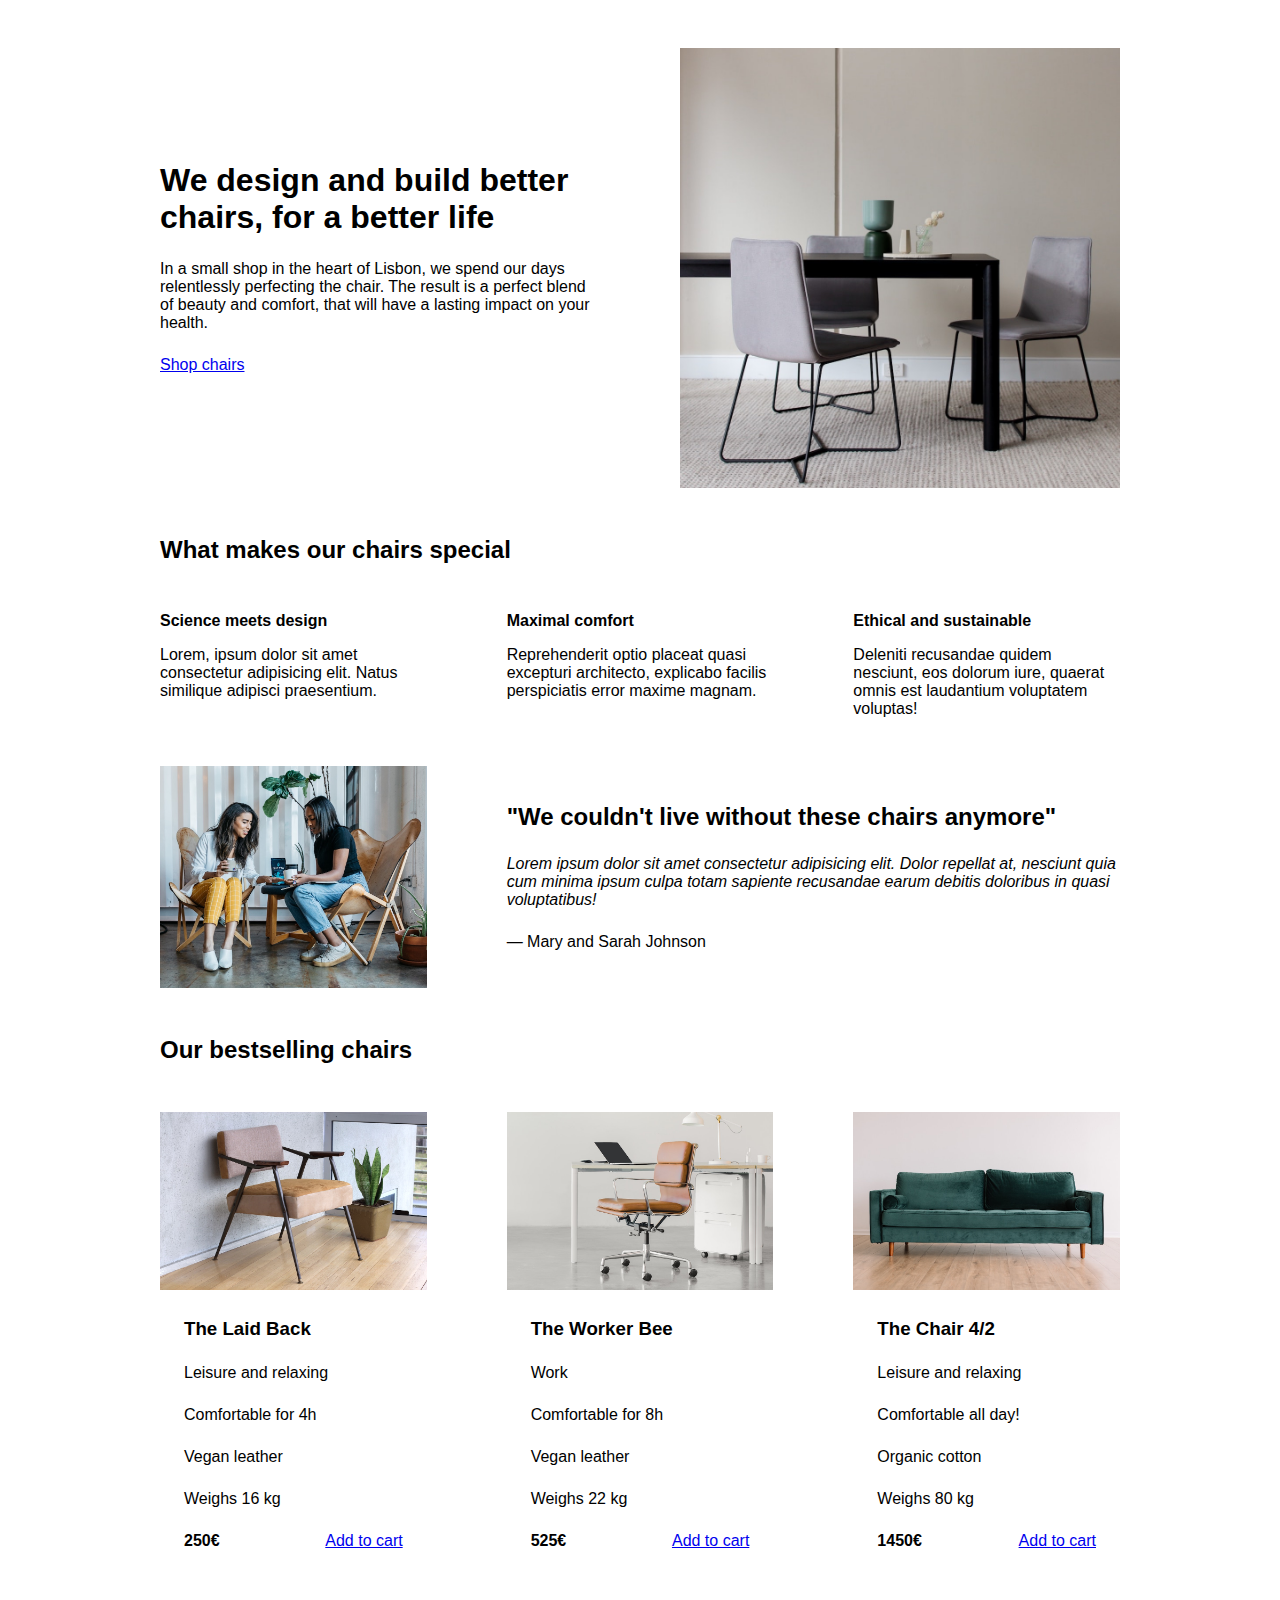
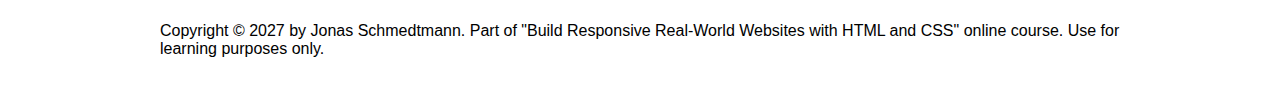
<file: starter/05-Design/index.html>
<!DOCTYPE html>
<html lang="en">
  <head>
    <meta charset="UTF-8" />
    <meta http-equiv="X-UA-Compatible" content="IE=edge" />
    <meta name="viewport" content="width=device-width, initial-scale=1.0" />

    <link rel="stylesheet" href="style.css" />
    <title>Lisbon Chair Shop</title>
  </head>
  <body>
    <div class="container">
      <header>
        <div class="header-text-box">
          <h1>We design and build better chairs, for a better life</h1>
          <p class="header-text">
            In a small shop in the heart of Lisbon, we spend our days
            relentlessly perfecting the chair. The result is a perfect blend of
            beauty and comfort, that will have a lasting impact on your health.
          </p>
          <a class="btn btn--big" href="#">Shop chairs</a>
        </div>
        <img src="hero.jpg" alt="Photo" />
      </header>

      <section>
        <h2>What makes our chairs special</h2>
        <div class="grid-3-cols">
          <div>
            <p class="features-title"><strong>Science meets design</strong></p>
            <p class="features-text">
              Lorem, ipsum dolor sit amet consectetur adipisicing elit. Natus
              similique adipisci praesentium.
            </p>
          </div>

          <div>
            <p class="features-title">
              <strong>Maximal comfort</strong>
            </p>
            <p class="features-text">
              Reprehenderit optio placeat quasi excepturi architecto, explicabo
              facilis perspiciatis error maxime magnam.
            </p>
          </div>

          <div>
            <p class="features-title">
              <strong>Ethical and sustainable</strong>
            </p>
            <p class="features-text">
              Deleniti recusandae quidem nesciunt, eos dolorum iure, quaerat
              omnis est laudantium voluptatem voluptas!
            </p>
          </div>
        </div>
      </section>

      <section class="testimonial-section">
        <div class="grid-3-cols">
          <img src="customers.jpg" alt="People sitting on chairs" />
          <div class="testimonial-box">
            <h2>"We couldn't live without these chairs anymore"</h2>
            <blockquote class="testimonial-text">
              Lorem ipsum dolor sit amet consectetur adipisicing elit. Dolor
              repellat at, nesciunt quia cum minima ipsum culpa totam sapiente
              recusandae earum debitis doloribus in quasi voluptatibus!
            </blockquote>
            <p class="testimonial-author">&mdash; Mary and Sarah Johnson</p>
          </div>
        </div>
      </section>

      <section>
        <h2>Our bestselling chairs</h2>
        <div class="grid-3-cols">
          <figure class="chair">
            <img src="chair-1.jpg" alt="Chair" />
            <div class="chair-box">
              <h3>The Laid Back</h3>
              <ul class="chair-details">
                <li>
                  <!-- Span is a generic INLINE text element, it doesn't have any meaning. It's like a div element, but inline -->
                  <span>Leisure and relaxing</span>
                </li>
                <li>
                  <span>Comfortable for 4h</span>
                </li>
                <li>
                  <span>Vegan leather</span>
                </li>
                <li>
                  <span>Weighs 16 kg</span>
                </li>
              </ul>
              <div class="chair-price">
                <strong>250€</strong>
                <a href="#" class="btn btn--small">Add to cart</a>
              </div>
            </div>
          </figure>

          <figure class="chair">
            <img src="chair-2.jpg" alt="Chair" />
            <div class="chair-box">
              <h3>The Worker Bee</h3>
              <ul class="chair-details">
                <li>
                  <span>Work</span>
                </li>
                <li>
                  <span>Comfortable for 8h</span>
                </li>
                <li>
                  <span>Vegan leather</span>
                </li>
                <li>
                  <span>Weighs 22 kg</span>
                </li>
              </ul>
              <div class="chair-price">
                <strong>525€</strong>
                <a href="#" class="btn btn--small">Add to cart</a>
              </div>
            </div>
          </figure>

          <figure class="chair">
            <img src="chair-3.jpg" alt="Chair" />
            <div class="chair-box">
              <h3>The Chair 4/2</h3>
              <ul class="chair-details">
                <li>
                  <span>Leisure and relaxing</span>
                </li>
                <li>
                  <span>Comfortable all day!</span>
                </li>
                <li>
                  <span>Organic cotton</span>
                </li>
                <li>
                  <span>Weighs 80 kg</span>
                </li>
              </ul>
              <div class="chair-price">
                <strong>1450€</strong>
                <a href="#" class="btn btn--small">Add to cart</a>
              </div>
            </div>
          </figure>
        </div>
      </section>

      <footer>
        Copyright &copy; 2027 by Jonas Schmedtmann. Part of "Build Responsive
        Real-World Websites with HTML and CSS" online course. Use for learning
        purposes only.
      </footer>
    </div>
  </body>
</html>
</file>
<file: 000-myExercise/03-CSS-Fundamentals/style.css>
* {
  /* border-top: 10px solid #1098ad; */
  margin: 0;
  padding: 0;
}

/* PAGE SECTIONS */
body {
  color: #444;
  font-family: sans-serif;

  border-top: 10px solid #1098ad;
  position: relative;
}

.container {
  width: 800px;
  /* margin-left: auto;
  margin-right: auto; */
  margin: 0 auto;
}

.main-header {
  background-color: #f7f7f7;
  /* padding: 20px;
  padding-left: 40px;
  padding-right: 40px; */
  padding: 20px 40px;
  margin-bottom: 60px;
  /* height: 80px; */
}

nav {
  font-size: 18px;
  /* text-align: center; */
}

article {
  margin-bottom: 60px;
}

.post-header {
  margin-bottom: 40px;
  /* position: relative; */
}

aside {
  background-color: #f7f7f7;
  border-top: 5px solid #1098ad;
  border-bottom: 5px solid #1098ad;
  /* padding-top: 50px;
  padding-bottom: 50px; */
  padding: 50px 0;
  width: 500px;
}

/* SMALLER ELEMENTS */
h1,
h2,
h3 {
  color: #1098ad;
}

h1 {
  font-size: 26px;
  text-transform: uppercase;
  font-style: italic;
}

h2 {
  font-size: 40px;
  margin-bottom: 30px;
}

h3 {
  font-size: 30px;
  margin-bottom: 20px;
  margin-top: 40px;
}

h4 {
  font-size: 20px;
  text-transform: uppercase;
  text-align: center;
}

p {
  font-size: 22px;
  line-height: 1.5;
  margin-bottom: 15px;
}

ul,
ol {
  margin-left: 50px;
  margin-bottom: 20px;
}

li {
  font-size: 20px;
  margin-bottom: 10px;
  /* display: inline; */
}

li:last-child {
  margin-bottom: 0;
}

/* footer p {
  font-size: 16px;
} */

/* article header p {
  font-style: italic;
} */

#author {
  font-style: italic;
  font-size: 18px;
}

#copyright {
  font-size: 16px;
}

.related-author {
  font-size: 18px;
  font-weight: bold;
}

/* ul {
  list-style: none;
} */

.related {
  list-style: none;
}

body {
  /* background-color: orangered; */
}

/* .first-li {
  font-weight: bold;
} */

li:first-child {
  font-weight: bold;
}

li:last-child {
  font-style: italic;
}

li:nth-child(even) {
  /* color: red; */
}

/* Misconception: this won't work! */
article p:first-child {
  color: red;
}

/* Styling links */
a:link {
  color: #1098ad;
  text-decoration: none;
}

a:visited {
  /* color: #777; */
  color: #1098ad;
}

a:hover {
  color: orangered;
  font-weight: bold;
  text-decoration: underline orangered;
}

a:active {
  background-color: black;
  font-style: italic;
}
/* LVHA */

.post-img {
  width: 100%;
  height: auto;
}

nav a:link {
  /* background-color: orangered;
  margin: 20px;
  padding: 20px;

  display: block; */

  margin-right: 30px;
  margin-top: 10px;
  display: inline-block;
}

nav a:link:last-child {
  margin-right: 0;
}

button {
  font-size: 22px;
  padding: 20px;
  cursor: pointer;

  position: absolute;
  /* top: 50px;
  left: 50px; */
  bottom: 50px;
  right: 50px;
}

h1::first-letter {
  font-style: normal;
  margin-right: 5px;
}

h3 + p::first-line {
  /* color: red; */
}

h2 {
  /* background-color: orange; */
  position: relative;
}

h2::before {
  content: "TOP";
  background-color: #ffe70e;
  color: #444;
  font-size: 16px;
  font-weight: bold;
  display: inline-block;
  padding: 5px 10px;
  position: absolute;
  top: -10px;
  right: -25px;
}

/* Resolving conflicts */
/* #copyright {
  color: red;
}

.copyright {
  color: blue;
}

.text {
  color: yellow;
}

footer p {
  color: green !important;
} */

/* nav a:link,
nav p {
  font-size: 18px;
} */
</file>
<file: 000-myExercise/04-CSS-Layouts/style.css>
* {
  /* border-top: 10px solid #1098ad; */
  margin: 0;
  padding: 0;
}

/* PAGE SECTIONS */
body {
  color: #444;
  font-family: sans-serif;

  border-top: 10px solid #1098ad;
  position: relative;
}

.container {
  width: 800px;
  /* margin-left: auto;
  margin-right: auto; */
  margin: 0 auto;
}

.main-header {
  background-color: #f7f7f7;
  /* padding: 20px;
  padding-left: 40px;
  padding-right: 40px; */
  padding: 20px 40px;
  margin-bottom: 60px;
  /* height: 80px; */
}

nav {
  font-size: 18px;
  /* text-align: center; */
}

article {
  margin-bottom: 60px;
}

.post-header {
  margin-bottom: 40px;
  /* position: relative; */
}

aside {
  background-color: #f7f7f7;
  border-top: 5px solid #1098ad;
  border-bottom: 5px solid #1098ad;
  /* padding-top: 50px;
  padding-bottom: 50px; */
  padding: 50px 0;
  width: 500px;
}

/* SMALLER ELEMENTS */
h1,
h2,
h3 {
  color: #1098ad;
}

h1 {
  font-size: 26px;
  text-transform: uppercase;
  font-style: italic;
}

h2 {
  font-size: 40px;
  margin-bottom: 30px;
}

h3 {
  font-size: 30px;
  margin-bottom: 20px;
  margin-top: 40px;
}

h4 {
  font-size: 20px;
  text-transform: uppercase;
  text-align: center;
}

p {
  font-size: 22px;
  line-height: 1.5;
  margin-bottom: 15px;
}

ul,
ol {
  margin-left: 50px;
  margin-bottom: 20px;
}

li {
  font-size: 20px;
  margin-bottom: 10px;
  /* display: inline; */
}

li:last-child {
  margin-bottom: 0;
}

/* footer p {
  font-size: 16px;
} */

/* article header p {
  font-style: italic;
} */

#author {
  font-style: italic;
  font-size: 18px;
}

#copyright {
  font-size: 16px;
}

.related-author {
  font-size: 18px;
  font-weight: bold;
}

/* ul {
  list-style: none;
} */

.related {
  list-style: none;
}

body {
  /* background-color: orangered; */
}

/* .first-li {
  font-weight: bold;
} */

li:first-child {
  font-weight: bold;
}

li:last-child {
  font-style: italic;
}

li:nth-child(even) {
  /* color: red; */
}

/* Misconception: this won't work! */
article p:first-child {
  color: red;
}

/* Styling links */
a:link {
  color: #1098ad;
  text-decoration: none;
}

a:visited {
  /* color: #777; */
  color: #1098ad;
}

a:hover {
  color: orangered;
  font-weight: bold;
  text-decoration: underline orangered;
}

a:active {
  background-color: black;
  font-style: italic;
}
/* LVHA */

.post-img {
  width: 100%;
  height: auto;
}

nav a:link {
  /* background-color: orangered;
  margin: 20px;
  padding: 20px;

  display: block; */

  margin-right: 30px;
  margin-top: 10px;
  display: inline-block;
}

nav a:link:last-child {
  margin-right: 0;
}

button {
  font-size: 22px;
  padding: 20px;
  cursor: pointer;

  position: absolute;
  /* top: 50px;
  left: 50px; */
  bottom: 50px;
  right: 50px;
}

h1::first-letter {
  font-style: normal;
  margin-right: 5px;
}

h3 + p::first-line {
  /* color: red; */
}

h2 {
  /* background-color: orange; */
  position: relative;
}

h2::before {
  content: "TOP";
  background-color: #ffe70e;
  color: #444;
  font-size: 16px;
  font-weight: bold;
  display: inline-block;
  padding: 5px 10px;
  position: absolute;
  top: -10px;
  right: -25px;
}

/* Resolving conflicts */
/* #copyright {
  color: red;
}

.copyright {
  color: blue;
}

.text {
  color: yellow;
}

footer p {
  color: green !important;
} */

/* nav a:link,
nav p {
  font-size: 18px;
} */
</file>
<file: final/04-CSS-Layouts/style.css>
* {
  /* border-top: 10px solid #1098ad; */
  margin: 0;
  padding: 0;
  box-sizing: border-box;
}

/* PAGE SECTIONS */
body {
  color: #444;
  font-family: sans-serif;

  border-top: 10px solid #1098ad;
  position: relative;
}

.container {
  width: 1200px;
  /* margin-left: auto;
  margin-right: auto; */
  margin: 0 auto;
}

.main-header {
  background-color: #f7f7f7;
  /* padding: 20px;
  padding-left: 40px;
  padding-right: 40px; */
  padding: 20px 40px;
  /* margin-bottom: 60px; */
  /* height: 80px; */
}

nav {
  font-size: 18px;
  /* text-align: center; */
}

article {
  /* margin-bottom: 60px; */
}

.post-header {
  margin-bottom: 40px;
  /* position: relative; */
}

aside {
  background-color: #f7f7f7;
  border-top: 5px solid #1098ad;
  border-bottom: 5px solid #1098ad;
  padding: 50px 40px;
}

/* SMALLER ELEMENTS */
h1,
h2,
h3 {
  color: #1098ad;
}

h1 {
  font-size: 26px;
  text-transform: uppercase;
  font-style: italic;
}

h2 {
  font-size: 40px;
  margin-bottom: 30px;
}

h3 {
  font-size: 30px;
  margin-bottom: 20px;
  margin-top: 40px;
}

h4 {
  font-size: 20px;
  text-transform: uppercase;
  text-align: center;
  margin-bottom: 30px;
}

p {
  font-size: 22px;
  line-height: 1.5;
  margin-bottom: 15px;
}

ul,
ol {
  margin-left: 50px;
  margin-bottom: 20px;
}

li {
  font-size: 20px;
  margin-bottom: 10px;
  /* display: inline; */
}

li:last-child {
  margin-bottom: 0;
}

/* footer p {
  font-size: 16px;
} */

/* article header p {
  font-style: italic;
} */

#author {
  font-style: italic;
  font-size: 18px;
}

#copyright {
  font-size: 16px;
}

.related-author {
  font-size: 18px;
  font-weight: bold;
}

/* ul {
  list-style: none;
} */

.related {
  list-style: none;
  margin-left: 0;
}

body {
  /* background-color: orangered; */
}

/* .first-li {
  font-weight: bold;
} */

li:first-child {
  font-weight: bold;
}

li:last-child {
  font-style: italic;
}

li:nth-child(even) {
  /* color: red; */
}

/* Misconception: this won't work! */
article p:first-child {
  color: red;
}

/* Styling links */
a:link {
  color: #1098ad;
  text-decoration: none;
}

a:visited {
  /* color: #777; */
  color: #1098ad;
}

a:hover {
  color: orangered;
  font-weight: bold;
  text-decoration: underline orangered;
}

a:active {
  background-color: black;
  font-style: italic;
}
/* LVHA */

.post-img {
  width: 100%;
  height: auto;
}

nav a:link {
  /* background-color: orangered;
  margin: 20px;
  padding: 20px;

  display: block; */

  margin-right: 30px;
  display: inline-block;
}

nav a:link:last-child {
  margin-right: 0;
}

button {
  font-size: 22px;
  padding: 20px;
  cursor: pointer;

  position: absolute;
  /* top: 50px;
  left: 50px; */
  bottom: 50px;
  right: 50px;
}

h1::first-letter {
  font-style: normal;
  margin-right: 5px;
}

h3 + p::first-line {
  /* color: red; */
}

h2 {
  /* background-color: orange; */
  position: relative;
}

h2::before {
  content: "TOP";
  background-color: #ffe70e;
  color: #444;
  font-size: 16px;
  font-weight: bold;
  display: inline-block;
  padding: 5px 10px;
  position: absolute;
  top: -10px;
  right: -25px;
}

/* Resolving conflicts */
/* #copyright {
  color: red;
}

.copyright {
  color: blue;
}

.text {
  color: yellow;
}

footer p {
  color: green !important;
} */

/* nav a:link,
nav p {
  font-size: 18px;
} */

/* FLOATS */
/*
.author-img {
  float: left;
  margin-bottom: 20px;
}

.author {
  float: left;
  margin-top: 10px;
  margin-left: 20px;
}

h1 {
  float: left;
}

nav {
  float: right;
}

.clear {
  clear: both;
}

.clearfix::after {
  clear: both;
  content: "";
  display: block;
}

article {
  width: 825px;
  float: left;
}

aside {
  width: 300px;
  float: right;
}

footer {
  clear: both;
}
*/

/* FLEXBOX */
.main-header {
  display: flex;
  align-items: center;
  justify-content: space-between;
}

.author-box {
  display: flex;
  align-items: center;
  margin-bottom: 15px;
}

.author {
  margin-bottom: 0;
  margin-left: 15px;
}

.related-post {
  display: flex;
  align-items: center;
  gap: 20px;
  margin-bottom: 30px;
}

.related-link:link {
  font-size: 17px;
  font-weight: bold;
  font-style: normal;
  margin-bottom: 5px;
  display: block;
}

.related-author {
  margin-bottom: 0;
  font-size: 14px;
  font-weight: normal;
  font-style: italic;
}

/* FLEXBOX LAYOUT */
/* .row {
  display: flex;
  align-items: flex-start;
  gap: 75px;
  margin-bottom: 60px;
}

article {
  flex: 1;
  margin-bottom: 0;
}

aside {
  
  DEFAULTS:
  flex-grow: 0;
  flex-shrink: 1;
  flex-basis: auto;

  flex: 0 0 300px;
} */

/* CSS GRID LAYOUT */
.container {
  display: grid;
  grid-template-columns: 1fr 300px;
  column-gap: 75px;
  row-gap: 60px;
  align-items: start;
}

.main-header {
  /* grid-column: 1 / span 2; */
  grid-column: 1 / -1;
}

article {
}

aside {
}

footer {
  grid-column: 1 / -1;
}
</file>
<file: final/05-Design/style.css>
/*
SPACING SYSTEM (px)
2 / 4 / 8 / 12 / 16 / 24 / 32 / 48 / 64 / 80 / 96 / 128

FONT SIZE SYSTEM (px)
10 / 12 / 14 / 16 / 18 / 20 / 24 / 30 / 36 / 44 / 52 / 62 / 74 / 86 / 98
*/

/* 
MAIN COLOR: #087f5b
GREY COLOR: #343a40
*/

* {
  margin: 0;
  padding: 0;
  box-sizing: border-box;
}

/* ------------------------ */
/* GENERAL STYLES */
/* ------------------------ */
body {
  font-family: "Inter", sans-serif;
  color: #343a40;
  border-bottom: 8px solid #087f5b;
}

.container {
  width: 960px;
  margin: 0 auto;
}

header,
section {
  margin-bottom: 96px;
}

h2 {
  margin-bottom: 48px;
  font-size: 36px;
  letter-spacing: -0.5px;
  /* 24 / 30 / 36 */
}

.grid-3-cols {
  display: grid;
  grid-template-columns: repeat(3, 1fr);
  column-gap: 80px;
}

.btn:link,
.btn:visited {
  background-color: #087f5b;
  color: #fff;
  text-decoration: none;
  text-transform: uppercase;
  font-weight: 500;

  display: inline-block;
  border-radius: 100px;
}

.btn:hover,
.btn:active {
  background-color: #099268;
}

.btn--big {
  font-size: 18px;
  padding: 16px 32px;
}

.btn--small {
  font-size: 14px;
  padding: 8px 12px;
}

img {
  border-radius: 12px;
}

/* ------------------------ */
/* COMPONENT STYLES */
/* ------------------------ */

/* HEADER */
header {
  display: grid;
  grid-template-columns: repeat(2, 1fr);
  column-gap: 80px;
  margin-top: 64px;
}

.header-text-box {
  align-self: center;
}

h1 {
  margin-bottom: 32px;
  font-size: 44px;
  line-height: 1.1;
  letter-spacing: -1px;
  /* 44 / 52 / 62 */

  /* text-shadow: 0 5px 5px rgba(0, 0, 0, 0.2); */
}

.header-text {
  margin-bottom: 24px;
  font-size: 18px;
  line-height: 1.7;
}

img {
  width: 100%;
}

/* FEATURES */
.features-icon {
  stroke: #087f5b;
  width: 32px;
  heigh: 32px;
  margin-bottom: 24px;
}

.features-title {
  margin-bottom: 16px;
  font-size: 20px;
}

.features-text {
  font-size: 18px;
  line-height: 1.7;
}

/* TESTIMONIAL */
.testimonial-section {
  background-color: #087f5b;
  color: #fff;
  padding: 24px;
  border-radius: 12px;
}

.testimonial-box {
  grid-column: 2 / -1;
  align-self: center;
}

.testimonial-box h2 {
  margin-bottom: 24px;
  /* 20 / 24 / 30 */
  font-size: 24px;
}

.testimonial-text {
  font-style: italic;
  margin-bottom: 24px;
  font-size: 18px;
  line-height: 1.7;
  color: ##e6fcf5;
}

.testimonial-author {
  color: #c3fae8;
}

/* CHAIRS */
.chair {
  box-shadow: 0 20px 30px 0 rgba(0, 0, 0, 0.07);
  border-radius: 12px;
}

.chair img {
  border-bottom-left-radius: 0;
  border-bottom-right-radius: 0;
}

.chair-box {
  padding: 32px;
}

h3 {
  margin-bottom: 24px;
  font-size: 20px;
}

.chair-details {
  list-style: none;
  margin-bottom: 48px;
}

.chair-details li {
  display: flex;
  align-items: center;
  gap: 12px;
  margin-bottom: 16px;
}

.chair-details li:last-child {
  margin-bottom: 0;
}

.chair-icon {
  stroke: #087f5b;
  width: 24px;
  height: 24px;
}

.chair-price {
  display: flex;
  justify-content: space-between;
  align-items: center;
  font-size: 20px;
}

footer {
  margin-bottom: 48px;
  font-size: 14px;
  color: #495057;
}
</file>
<file: starter/05-Design/style.css>
/*
SPACING SYSTEM (px)
2 / 4 / 8 / 12 / 16 / 24 / 32 / 48 / 64 / 80 / 96 / 128

FONT SIZE SYSTEM (px)
10 / 12 / 14 / 16 / 18 / 20 / 24 / 30 / 36 / 44 / 52 / 62 / 74 / 86 / 98
*/

* {
  margin: 0;
  padding: 0;
  box-sizing: border-box;
}

/* ------------------------ */
/* GENERAL STYLES */
/* ------------------------ */
body {
  font-family: sans-serif;
}

.container {
  width: 960px;
  margin: 0 auto;
}

header,
section {
  margin-bottom: 48px;
}

h2 {
  margin-bottom: 48px;
}

.grid-3-cols {
  display: grid;
  grid-template-columns: repeat(3, 1fr);
  column-gap: 80px;
}

/* ------------------------ */
/* COMPONENT STYLES */
/* ------------------------ */

/* HEADER */
header {
  display: grid;
  grid-template-columns: repeat(2, 1fr);
  column-gap: 80px;
  margin-top: 48px;
}

.header-text-box {
  align-self: center;
}

h1 {
  margin-bottom: 24px;
}

.header-text {
  margin-bottom: 24px;
}

img {
  width: 100%;
}

/* FEATURES */
.features-icon {
}

.features-title {
  margin-bottom: 16px;
}

.features-text {
}

/* TESTIMONIAL */
.testimonial-section {
}

.testimonial-box {
  grid-column: 2 / -1;
  align-self: center;
}

.testimonial-box h2 {
  margin-bottom: 24px;
}

.testimonial-text {
  font-style: italic;
  margin-bottom: 24px;
}

/* CHAIRS */
.chair-box {
  padding: 24px;
}

h3 {
  margin-bottom: 24px;
}

.chair-details {
  list-style: none;
  margin-bottom: 24px;
}

.chair-details li {
  display: flex;
  align-items: center;
  gap: 12px;
  margin-bottom: 24px;
}

.chair-details li:last-child {
  margin-bottom: 0;
}

.chair-icon {
}

.chair-price {
  display: flex;
  justify-content: space-between;
}

footer {
  margin-bottom: 48px;
}
</file>
